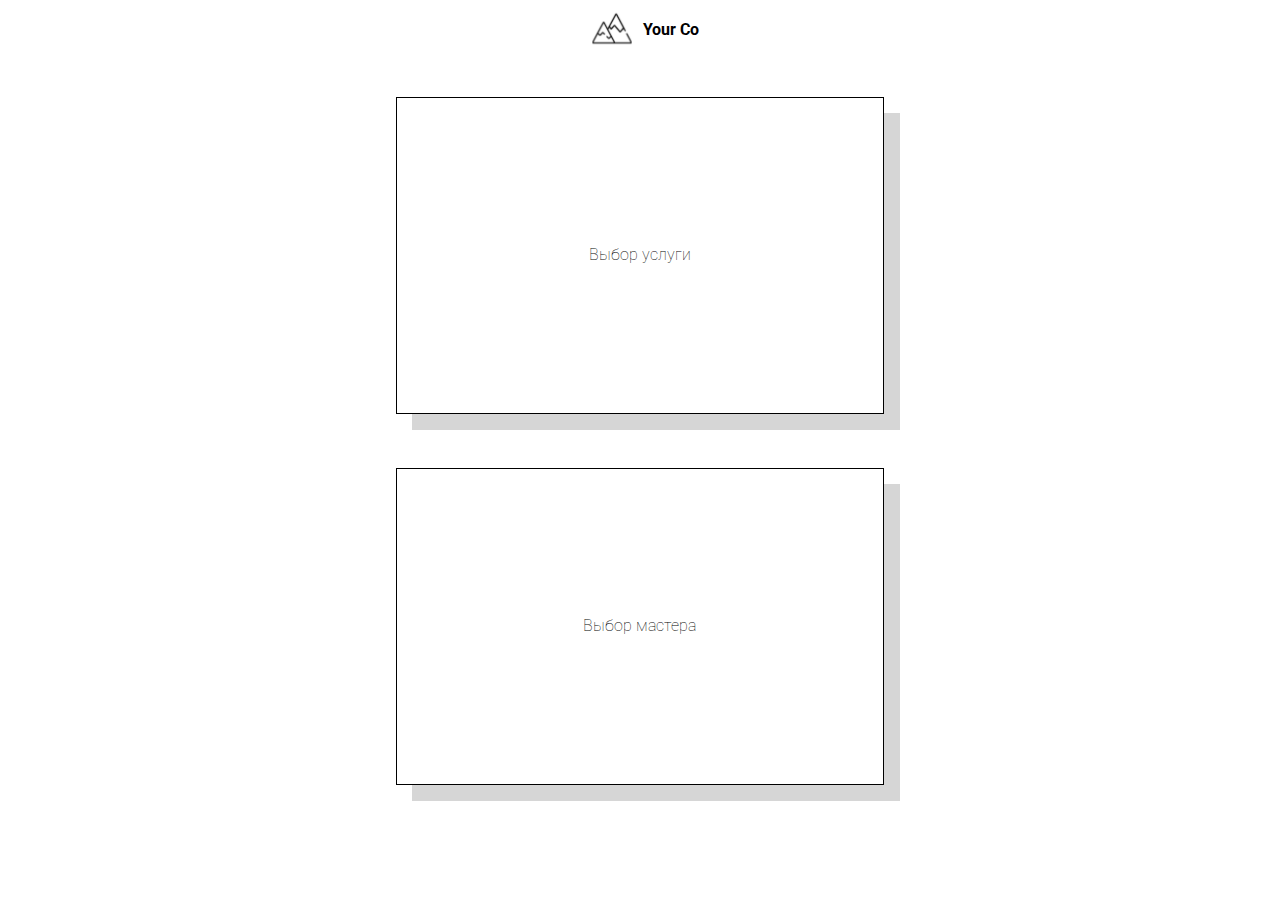
<file: hookclientwidget-2/index.html>
<!DOCTYPE html>
<html lang="ru">
<head>
    <meta charset="UTF-8">
    <meta name="viewport"
          content="width=device-width, user-scalable=no, initial-scale=1.0, maximum-scale=1.0, minimum-scale=1.0">
    <meta http-equiv="X-UA-Compatible" content="ie=edge">
    <title>Hook client widget</title>
    <link rel="stylesheet" href="css/normalize.css">
    <link href="https://fonts.googleapis.com/css?family=Roboto:300,700" rel="stylesheet">
    <link rel="stylesheet" href="css/FirstView.css">
</head>
<body>
    <header class="main-header">
        <section class="header-brand">
            <img src="img/logo.svg" alt="Логотип Компании">
            <p>Your Co</p>
        </section>
    </header>
    <main class="container">
        <section class="choise-cards">
            <ul class="choise-cards-list">
                <li class="choise-list-item">
                    <a href="#">Выбор услуги</a>
                </li>
                <li class="choise-list-item">
                    <a href="#">Выбор мастера</a>
                </li>
            </ul>
        </section>
    </main>

</body>
</html>
</file>
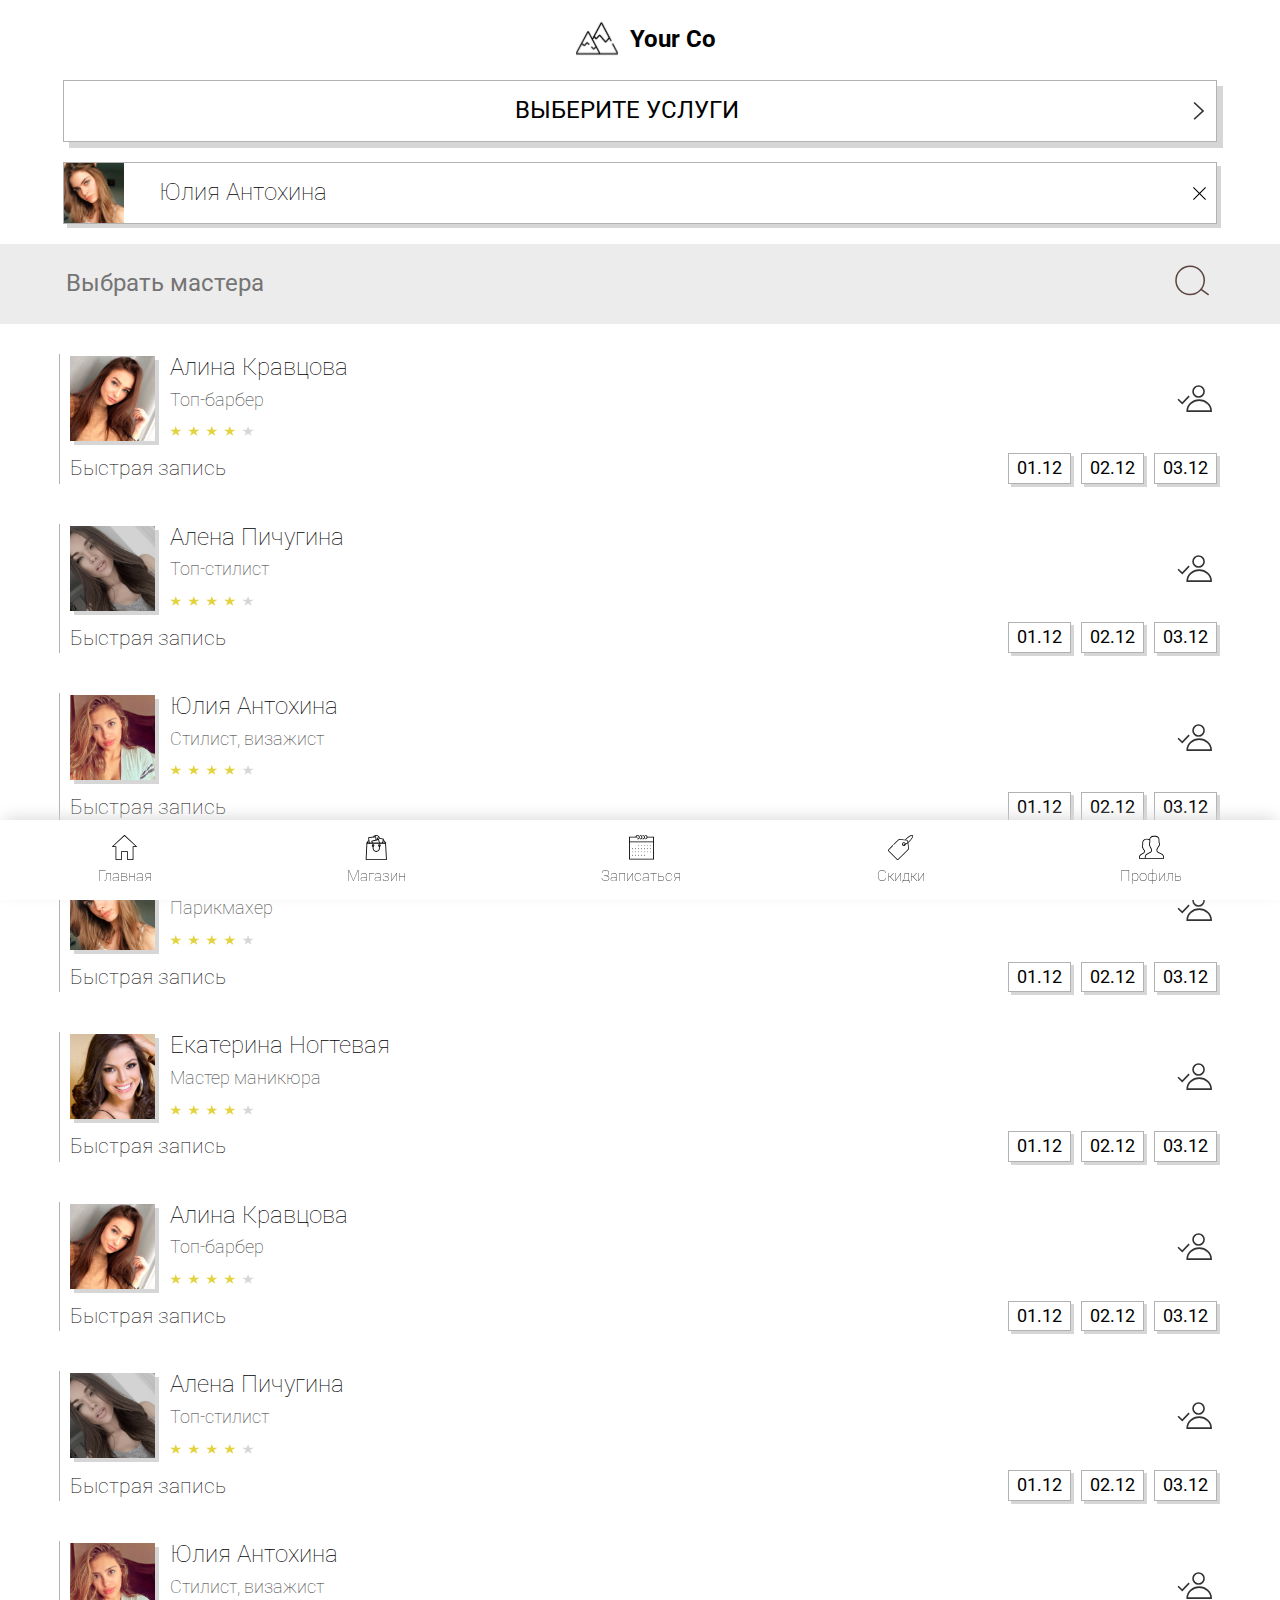
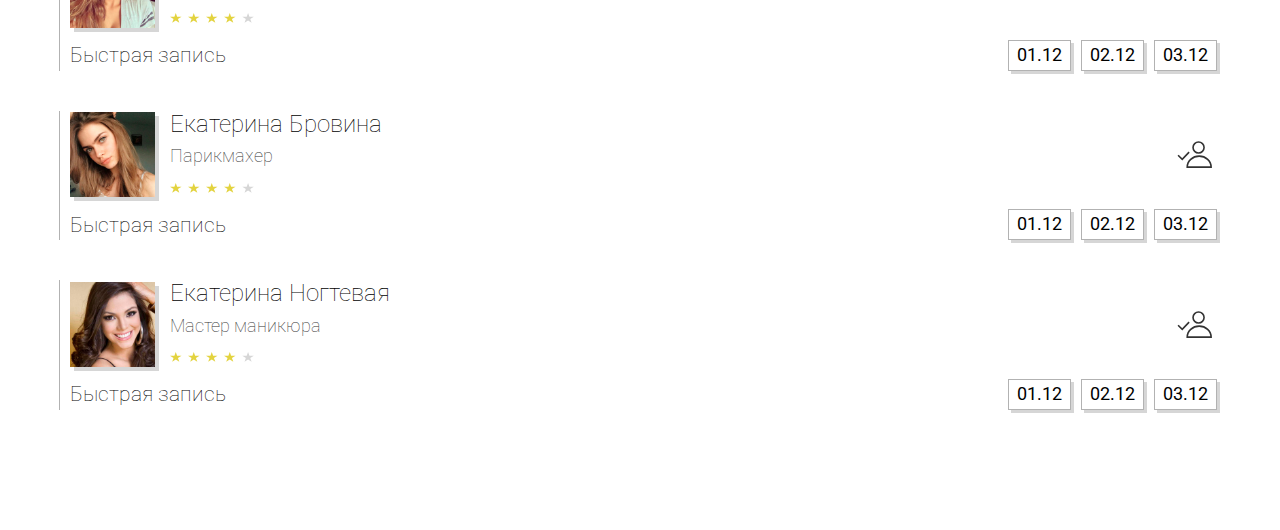
<file: hookclientwidget-2/FirstView3.html>
<!DOCTYPE html>
<html lang="ru">
<head>
    <meta charset="UTF-8">
    <meta name="viewport"
          content="width=device-width, user-scalable=no, initial-scale=1, maximum-scale=2, minimum-scale=1">
    <meta http-equiv="X-UA-Compatible" content="ie=edge">
    <title>Hook client widget</title>
    <link rel="stylesheet" href="css/normalize.css">
    <link href="https://fonts.googleapis.com/css?family=Roboto:300,700" rel="stylesheet">
    <link rel="stylesheet" href="css/FirstView3.css">
</head>
<body>
<section class="page-master">
    <header class="main-header">
        <h1 class="visually-hidden">Виджет онлайн записи</h1>
        <section class="header-brand">
            <img src="img/logo.svg" alt="Логотип Компании">
            <p>Your Co</p>
        </section>
        <section class="choise-buttons">
            <h2 class="visually-hidden">Кнопки выбора мастера или услуги</h2>
            <ul class="choise-buttons-list">
                <li>
                    <button class="choise-buttons-item active" type="button">Мастера</button>
                </li>
                <li>
                    <button class="choise-buttons-item" type="button">Услуги</button>
                </li>
            </ul>
        </section>
        <section class="master-picked">
            <div class="master-picked-block">
                <h2>
                    Выберите услуги
                </h2>
                <button>
                    <img src="img/rightarrow.svg" alt="кнопка продолжить - переход к выбору услуг">
                </button>
            </div>
            <div class="master-picked-card">
                <img class="master-avatar" src="img/master3.jpg" alt="фото выбранного мастера">
                <div class="master-picked-card-info">
                    <p>Юлия Антохина</p>
                    <button>
                        <img src="img/cross.svg" alt="кнопка отмены выбора мастера">
                    </button>
                </div>
            </div>
        </section>
    </header>
    <main class="container">
        <h2 class="visually-hidden">Панель поиска мастера</h2>
        <section class="search-bar">
            <label for="search" class="visually-hidden">Поиск по мастерам</label>
            <form action="" method="get" class="search-input" id="searchform">
                <input name="search" id="search" placeholder="Выбрать мастера" type="text">
                <button type="submit">
                    <img src="img/searchicon.svg" alt="Иконка поиска">
                </button>
            </form>
        </section>
        <h2 class="visually-hidden">Карточки мастеров</h2>
        <section class="master-cards">
            <div class="master-cards-wrapper">
                <div class="master-cards-info">
                    <div class="master-cards-info-avatar">
                        <img class="card-list-item-avatar" src="img/master1.jpg" alt="Фото мастера">
                        <div class="master-cards-info-text">
                            <p class="card-list-item-name">Алина Кравцова</p>
                            <p class="card-list-item-specialisation">Топ-барбер</p>
                            <img src="img/starfull.svg" alt="Иконка рейтинг мастера">
                            <img src="img/starfull.svg" alt="Иконка рейтинг мастера">
                            <img src="img/starfull.svg" alt="Иконка рейтинг мастера">
                            <img src="img/starfull.svg" alt="Иконка рейтинг мастера">
                            <img src="img/starempty.svg" alt="Иконка рейтинг мастера">
                        </div>
                    </div>
                    <button class="card-list-item-addbutton">
                        <img src="img/pickmasterbutton.svg" alt="Иконка выбор мастера">
                    </button>
                </div>
                <div class="card-list-item-quickwrite">
                    <p class="card-list-item-quickwrite-headline">
                        Быстрая запись
                    </p>
                    <div class="card-list-item-quickwrite-dates">
                        <button class="card-list-item-quickwrite-date">
                            01.12
                        </button>
                        <button class="card-list-item-quickwrite-date">
                            02.12
                        </button>
                        <button class="card-list-item-quickwrite-date">
                            03.12
                        </button>
                    </div>
                </div>
                <div class="qw card-list-item-quickwrite-time">
                    <button class="prev">
                        <img src="img/leftarrow.svg" alt="Левая стрелка">
                    </button>
                    <a href="#" class="quick-link fade">10:00</a>
                    <a href="#" class="quick-link fade">11:00</a>
                    <a href="#" class="quick-link fade">12:00</a>
                    <a href="#" class="quick-link fade">13:00</a>
                    <a href="#" class="quick-link fade">14:00</a>
                    <a href="#" class="quick-link fade">15:00</a>
                    <button class="next">
                        <img src="img/rightarrow.svg" alt="Правая стрелка">
                    </button>
                </div>
            </div>
            <div class="master-cards-wrapper">
                <div class="master-cards-info">
                    <div class="master-cards-info-avatar">
                        <img class="card-list-item-avatar" src="img/master2.jpg" alt="Фото мастера">
                        <div class="master-cards-info-text">
                            <p class="card-list-item-name">Алена Пичугина</p>
                            <p class="card-list-item-specialisation">Топ-стилист</p>
                            <img src="img/starfull.svg" alt="Иконка рейтинг мастера">
                            <img src="img/starfull.svg" alt="Иконка рейтинг мастера">
                            <img src="img/starfull.svg" alt="Иконка рейтинг мастера">
                            <img src="img/starfull.svg" alt="Иконка рейтинг мастера">
                            <img src="img/starempty.svg" alt="Иконка рейтинг мастера">
                        </div>
                    </div>
                    <button class="button card-list-item-addbutton">
                        <img src="img/pickmasterbutton.svg" alt="Иконка выбор мастера">
                    </button>
                </div>
                <div class="card-list-item-quickwrite">
                    <p class="card-list-item-quickwrite-headline">
                        Быстрая запись
                    </p>
                    <div class="card-list-item-quickwrite-dates">
                        <button class="button card-list-item-quickwrite-date">
                            01.12
                        </button>
                        <button class="button card-list-item-quickwrite-date">
                            02.12
                        </button>
                        <button class=" button card-list-item-quickwrite-date">
                            03.12
                        </button>
                    </div>
                </div>
                <div class="qw card-list-item-quickwrite-time">
                    <button>
                        <img src="img/leftarrow.svg" alt="Левая стрелка">
                    </button>
                    <a href="#" class="quick-link">10:00</a>
                    <a href="#" class="quick-link">11:00</a>
                    <a href="#" class="quick-link">12:00</a>
                    <a href="#" class="quick-link">13:00</a>
                    <a href="#" class="quick-link">14:00</a>
                    <a href="#" class="quick-link">15:00</a>
                    <button>
                        <img src="img/rightarrow.svg" alt="Правая стрелка">
                    </button>
                </div>
            </div>
            <div class="master-cards-wrapper">
                <div class="master-cards-info">
                    <div class="master-cards-info-avatar">
                        <img class="card-list-item-avatar" src="img/master5.jpg" alt="Фото мастера">
                        <div class="master-cards-info-text">
                            <p class="card-list-item-name">Юлия Антохина</p>
                            <p class="card-list-item-specialisation">Стилист, визажист</p>
                            <img src="img/starfull.svg" alt="Иконка рейтинг мастера">
                            <img src="img/starfull.svg" alt="Иконка рейтинг мастера">
                            <img src="img/starfull.svg" alt="Иконка рейтинг мастера">
                            <img src="img/starfull.svg" alt="Иконка рейтинг мастера">
                            <img src="img/starempty.svg" alt="Иконка рейтинг мастера">
                        </div>
                    </div>
                    <button class="button card-list-item-addbutton">
                        <img src="img/pickmasterbutton.svg" alt="Иконка выбор мастера">
                    </button>
                </div>
                <div class="card-list-item-quickwrite">
                    <p class="card-list-item-quickwrite-headline">
                        Быстрая запись
                    </p>
                    <div class="card-list-item-quickwrite-dates">
                        <button class="button card-list-item-quickwrite-date">
                            01.12
                        </button>
                        <button class="button card-list-item-quickwrite-date">
                            02.12
                        </button>
                        <button class=" button card-list-item-quickwrite-date">
                            03.12
                        </button>
                    </div>
                </div>
                <div class="qw card-list-item-quickwrite-time">
                    <button>
                        <img src="img/leftarrow.svg" alt="Левая стрелка">
                    </button>
                    <a href="#" class="quick-link">10:00</a>
                    <a href="#" class="quick-link">11:00</a>
                    <a href="#" class="quick-link">12:00</a>
                    <a href="#" class="quick-link">13:00</a>
                    <a href="#" class="quick-link">14:00</a>
                    <a href="#" class="quick-link">15:00</a>
                    <button>
                        <img src="img/rightarrow.svg" alt="Правая стрелка">
                    </button>
                </div>
            </div>
            <div class="master-cards-wrapper">
                <div class="master-cards-info">
                    <div class="master-cards-info-avatar">
                        <img class="card-list-item-avatar" src="img/master3.jpg" alt="Фото мастера">
                        <div class="master-cards-info-text">
                            <p class="card-list-item-name">Екатерина Бровина</p>
                            <p class="card-list-item-specialisation">Парикмахер</p>
                            <img src="img/starfull.svg" alt="Иконка рейтинг мастера">
                            <img src="img/starfull.svg" alt="Иконка рейтинг мастера">
                            <img src="img/starfull.svg" alt="Иконка рейтинг мастера">
                            <img src="img/starfull.svg" alt="Иконка рейтинг мастера">
                            <img src="img/starempty.svg" alt="Иконка рейтинг мастера">
                        </div>
                    </div>
                    <button class="button card-list-item-addbutton">
                        <img src="img/pickmasterbutton.svg" alt="Иконка выбор мастера">
                    </button>
                </div>
                <div class="card-list-item-quickwrite">
                    <p class="card-list-item-quickwrite-headline">
                        Быстрая запись
                    </p>
                    <div class="card-list-item-quickwrite-dates">
                        <button class="button card-list-item-quickwrite-date">
                            01.12
                        </button>
                        <button class="button card-list-item-quickwrite-date">
                            02.12
                        </button>
                        <button class=" button card-list-item-quickwrite-date">
                            03.12
                        </button>
                    </div>
                </div>
                <div class="qw card-list-item-quickwrite-time">
                    <button>
                        <img src="img/leftarrow.svg" alt="Левая стрелка">
                    </button>
                    <a href="#" class="quick-link">10:00</a>
                    <a href="#" class="quick-link">11:00</a>
                    <a href="#" class="quick-link">12:00</a>
                    <a href="#" class="quick-link">13:00</a>
                    <a href="#" class="quick-link">14:00</a>
                    <a href="#" class="quick-link">15:00</a>
                    <button>
                        <img src="img/rightarrow.svg" alt="Правая стрелка">
                    </button>
                </div>
            </div>
            <div class="master-cards-wrapper">
                <div class="master-cards-info">
                    <div class="master-cards-info-avatar">
                        <img class="card-list-item-avatar" src="img/master4.jpg" alt="Фото мастера">
                        <div class="master-cards-info-text">
                            <p class="card-list-item-name">Екатерина Ногтевая</p>
                            <p class="card-list-item-specialisation">Мастер маникюра</p>
                            <img src="img/starfull.svg" alt="Иконка рейтинг мастера">
                            <img src="img/starfull.svg" alt="Иконка рейтинг мастера">
                            <img src="img/starfull.svg" alt="Иконка рейтинг мастера">
                            <img src="img/starfull.svg" alt="Иконка рейтинг мастера">
                            <img src="img/starempty.svg" alt="Иконка рейтинг мастера">
                        </div>
                    </div>
                    <button class="button card-list-item-addbutton">
                        <img src="img/pickmasterbutton.svg" alt="Иконка выбор мастера">
                    </button>
                </div>
                <div class="card-list-item-quickwrite">
                    <p class="card-list-item-quickwrite-headline">
                        Быстрая запись
                    </p>
                    <div class="card-list-item-quickwrite-dates">
                        <button class="button card-list-item-quickwrite-date">
                            01.12
                        </button>
                        <button class="button card-list-item-quickwrite-date">
                            02.12
                        </button>
                        <button class=" button card-list-item-quickwrite-date">
                            03.12
                        </button>
                    </div>
                </div>
                <div class="qw card-list-item-quickwrite-time">
                    <button>
                        <img src="img/leftarrow.svg" alt="Левая стрелка">
                    </button>
                    <a href="#" class="quick-link">10:00</a>
                    <a href="#" class="quick-link">11:00</a>
                    <a href="#" class="quick-link">12:00</a>
                    <a href="#" class="quick-link">13:00</a>
                    <a href="#" class="quick-link">14:00</a>
                    <a href="#" class="quick-link">15:00</a>
                    <button>
                        <img src="img/rightarrow.svg" alt="Правая стрелка">
                    </button>
                </div>
            </div>
            <div class="master-cards-wrapper">
                <div class="master-cards-info">
                    <div class="master-cards-info-avatar">
                        <img class="card-list-item-avatar" src="img/master1.jpg" alt="Фото мастера">
                        <div class="master-cards-info-text">
                            <p class="card-list-item-name">Алина Кравцова</p>
                            <p class="card-list-item-specialisation">Топ-барбер</p>
                            <img src="img/starfull.svg" alt="Иконка рейтинг мастера">
                            <img src="img/starfull.svg" alt="Иконка рейтинг мастера">
                            <img src="img/starfull.svg" alt="Иконка рейтинг мастера">
                            <img src="img/starfull.svg" alt="Иконка рейтинг мастера">
                            <img src="img/starempty.svg" alt="Иконка рейтинг мастера">
                        </div>
                    </div>
                    <button class="button card-list-item-addbutton">
                        <img src="img/pickmasterbutton.svg" alt="Иконка выбор мастера">
                    </button>
                </div>
                <div class="card-list-item-quickwrite">
                    <p class="card-list-item-quickwrite-headline">
                        Быстрая запись
                    </p>
                    <div class="card-list-item-quickwrite-dates">
                        <button class="button card-list-item-quickwrite-date">
                            01.12
                        </button>
                        <button class="button card-list-item-quickwrite-date">
                            02.12
                        </button>
                        <button class=" button card-list-item-quickwrite-date">
                            03.12
                        </button>
                    </div>
                </div>
                <div class="qw card-list-item-quickwrite-time">
                    <button>
                        <img src="img/leftarrow.svg" alt="Левая стрелка">
                    </button>
                    <a href="#" class="quick-link">10:00</a>
                    <a href="#" class="quick-link">11:00</a>
                    <a href="#" class="quick-link">12:00</a>
                    <a href="#" class="quick-link">13:00</a>
                    <a href="#" class="quick-link">14:00</a>
                    <a href="#" class="quick-link">15:00</a>
                    <button>
                        <img src="img/rightarrow.svg" alt="Правая стрелка">
                    </button>
                </div>
            </div>
            <div class="master-cards-wrapper">
                <div class="master-cards-info">
                    <div class="master-cards-info-avatar">
                        <img class="card-list-item-avatar" src="img/master2.jpg" alt="Фото мастера">
                        <div class="master-cards-info-text">
                            <p class="card-list-item-name">Алена Пичугина</p>
                            <p class="card-list-item-specialisation">Топ-стилист</p>
                            <img src="img/starfull.svg" alt="Иконка рейтинг мастера">
                            <img src="img/starfull.svg" alt="Иконка рейтинг мастера">
                            <img src="img/starfull.svg" alt="Иконка рейтинг мастера">
                            <img src="img/starfull.svg" alt="Иконка рейтинг мастера">
                            <img src="img/starempty.svg" alt="Иконка рейтинг мастера">
                        </div>
                    </div>
                    <button class="button card-list-item-addbutton">
                        <img src="img/pickmasterbutton.svg" alt="Иконка выбор мастера">
                    </button>
                </div>
                <div class="card-list-item-quickwrite">
                    <p class="card-list-item-quickwrite-headline">
                        Быстрая запись
                    </p>
                    <div class="card-list-item-quickwrite-dates">
                        <button class="button card-list-item-quickwrite-date">
                            01.12
                        </button>
                        <button class="button card-list-item-quickwrite-date">
                            02.12
                        </button>
                        <button class=" button card-list-item-quickwrite-date">
                            03.12
                        </button>
                    </div>
                </div>
                <div class="qw card-list-item-quickwrite-time">
                    <button>
                        <img src="img/leftarrow.svg" alt="Левая стрелка">
                    </button>
                    <a href="#" class="quick-link">10:00</a>
                    <a href="#" class="quick-link">11:00</a>
                    <a href="#" class="quick-link">12:00</a>
                    <a href="#" class="quick-link">13:00</a>
                    <a href="#" class="quick-link">14:00</a>
                    <a href="#" class="quick-link">15:00</a>
                    <button>
                        <img src="img/rightarrow.svg" alt="Правая стрелка">
                    </button>
                </div>
            </div>
            <div class="master-cards-wrapper">
                <div class="master-cards-info">
                    <div class="master-cards-info-avatar">
                        <img class="card-list-item-avatar" src="img/master5.jpg" alt="Фото мастера">
                        <div class="master-cards-info-text">
                            <p class="card-list-item-name">Юлия Антохина</p>
                            <p class="card-list-item-specialisation">Стилист, визажист</p>
                            <img src="img/starfull.svg" alt="Иконка рейтинг мастера">
                            <img src="img/starfull.svg" alt="Иконка рейтинг мастера">
                            <img src="img/starfull.svg" alt="Иконка рейтинг мастера">
                            <img src="img/starfull.svg" alt="Иконка рейтинг мастера">
                            <img src="img/starempty.svg" alt="Иконка рейтинг мастера">
                        </div>
                    </div>
                    <button class="button card-list-item-addbutton">
                        <img src="img/pickmasterbutton.svg" alt="Иконка выбор мастера">
                    </button>
                </div>
                <div class="card-list-item-quickwrite">
                    <p class="card-list-item-quickwrite-headline">
                        Быстрая запись
                    </p>
                    <div class="card-list-item-quickwrite-dates">
                        <button class="button card-list-item-quickwrite-date">
                            01.12
                        </button>
                        <button class="button card-list-item-quickwrite-date">
                            02.12
                        </button>
                        <button class=" button card-list-item-quickwrite-date">
                            03.12
                        </button>
                    </div>
                </div>
                <div class="qw card-list-item-quickwrite-time">
                    <button>
                        <img src="img/leftarrow.svg" alt="Левая стрелка">
                    </button>
                    <a href="#" class="quick-link">10:00</a>
                    <a href="#" class="quick-link">11:00</a>
                    <a href="#" class="quick-link">12:00</a>
                    <a href="#" class="quick-link">13:00</a>
                    <a href="#" class="quick-link">14:00</a>
                    <a href="#" class="quick-link">15:00</a>
                    <button>
                        <img src="img/rightarrow.svg" alt="Правая стрелка">
                    </button>
                </div>
            </div>
            <div class="master-cards-wrapper">
                <div class="master-cards-info">
                    <div class="master-cards-info-avatar">
                        <img class="card-list-item-avatar" src="img/master3.jpg" alt="Фото мастера">
                        <div class="master-cards-info-text">
                            <p class="card-list-item-name">Екатерина Бровина</p>
                            <p class="card-list-item-specialisation">Парикмахер</p>
                            <img src="img/starfull.svg" alt="Иконка рейтинг мастера">
                            <img src="img/starfull.svg" alt="Иконка рейтинг мастера">
                            <img src="img/starfull.svg" alt="Иконка рейтинг мастера">
                            <img src="img/starfull.svg" alt="Иконка рейтинг мастера">
                            <img src="img/starempty.svg" alt="Иконка рейтинг мастера">
                        </div>
                    </div>
                    <button class="button card-list-item-addbutton">
                        <img src="img/pickmasterbutton.svg" alt="Иконка выбор мастера">
                    </button>
                </div>
                <div class="card-list-item-quickwrite">
                    <p class="card-list-item-quickwrite-headline">
                        Быстрая запись
                    </p>
                    <div class="card-list-item-quickwrite-dates">
                        <button class="button card-list-item-quickwrite-date">
                            01.12
                        </button>
                        <button class="button card-list-item-quickwrite-date">
                            02.12
                        </button>
                        <button class=" button card-list-item-quickwrite-date">
                            03.12
                        </button>
                    </div>
                </div>
                <div class="qw card-list-item-quickwrite-time">
                    <button>
                        <img src="img/leftarrow.svg" alt="Левая стрелка">
                    </button>
                    <a href="#" class="quick-link">10:00</a>
                    <a href="#" class="quick-link">11:00</a>
                    <a href="#" class="quick-link">12:00</a>
                    <a href="#" class="quick-link">13:00</a>
                    <a href="#" class="quick-link">14:00</a>
                    <a href="#" class="quick-link">15:00</a>
                    <button>
                        <img src="img/rightarrow.svg" alt="Правая стрелка">
                    </button>
                </div>
            </div>
            <div class="master-cards-wrapper">
                <div class="master-cards-info">
                    <div class="master-cards-info-avatar">
                        <img class="card-list-item-avatar" src="img/master4.jpg" alt="Фото мастера">
                        <div class="master-cards-info-text">
                            <p class="card-list-item-name">Екатерина Ногтевая</p>
                            <p class="card-list-item-specialisation">Мастер маникюра</p>
                            <img src="img/starfull.svg" alt="Иконка рейтинг мастера">
                            <img src="img/starfull.svg" alt="Иконка рейтинг мастера">
                            <img src="img/starfull.svg" alt="Иконка рейтинг мастера">
                            <img src="img/starfull.svg" alt="Иконка рейтинг мастера">
                            <img src="img/starempty.svg" alt="Иконка рейтинг мастера">
                        </div>
                    </div>
                    <button class="button card-list-item-addbutton">
                        <img src="img/pickmasterbutton.svg" alt="Иконка выбор мастера">
                    </button>
                </div>
                <div class="card-list-item-quickwrite">
                    <p class="card-list-item-quickwrite-headline">
                        Быстрая запись
                    </p>
                    <div class="card-list-item-quickwrite-dates">
                        <button class="button card-list-item-quickwrite-date">
                            01.12
                        </button>
                        <button class="button card-list-item-quickwrite-date">
                            02.12
                        </button>
                        <button class=" button card-list-item-quickwrite-date">
                            03.12
                        </button>
                    </div>
                </div>
                <div class="qw card-list-item-quickwrite-time">
                    <button>
                        <img src="img/leftarrow.svg" alt="Левая стрелка">
                    </button>
                    <a href="#" class="quick-link">10:00</a>
                    <a href="#" class="quick-link">11:00</a>
                    <a href="#" class="quick-link">12:00</a>
                    <a href="#" class="quick-link">13:00</a>
                    <a href="#" class="quick-link">14:00</a>
                    <a href="#" class="quick-link">15:00</a>
                    <button>
                        <img src="img/rightarrow.svg" alt="Правая стрелка">
                    </button>
                </div>
            </div>
        </section>
    </main>
    <footer class="main-footer">
        <nav class="mobileNavbar">
            <ul>
                <li><a href="#"><img src="img/homeicon.svg" alt="иконка главной странцы">Главная</a></li>
                <li><a href="#"><img src="img/bagicon.svg" alt="иконка магазина">Магазин</a></li>
                <li><a href="#"><img src="img/calendaricon.svg" alt="иконка календаря">Записаться</a></li>
                <li><a href="#"><img src="img/saleicon.svg" alt="иконка главной странцы">Скидки</a></li>
                <li><a href="#"><img src="img/profileicon.svg" alt="иконка главной странцы">Профиль</a></li>
            </ul>
        </nav>
    </footer>
</section>
<script src="script.js" type="text/javascript"></script>
</body>
</html>
</file>
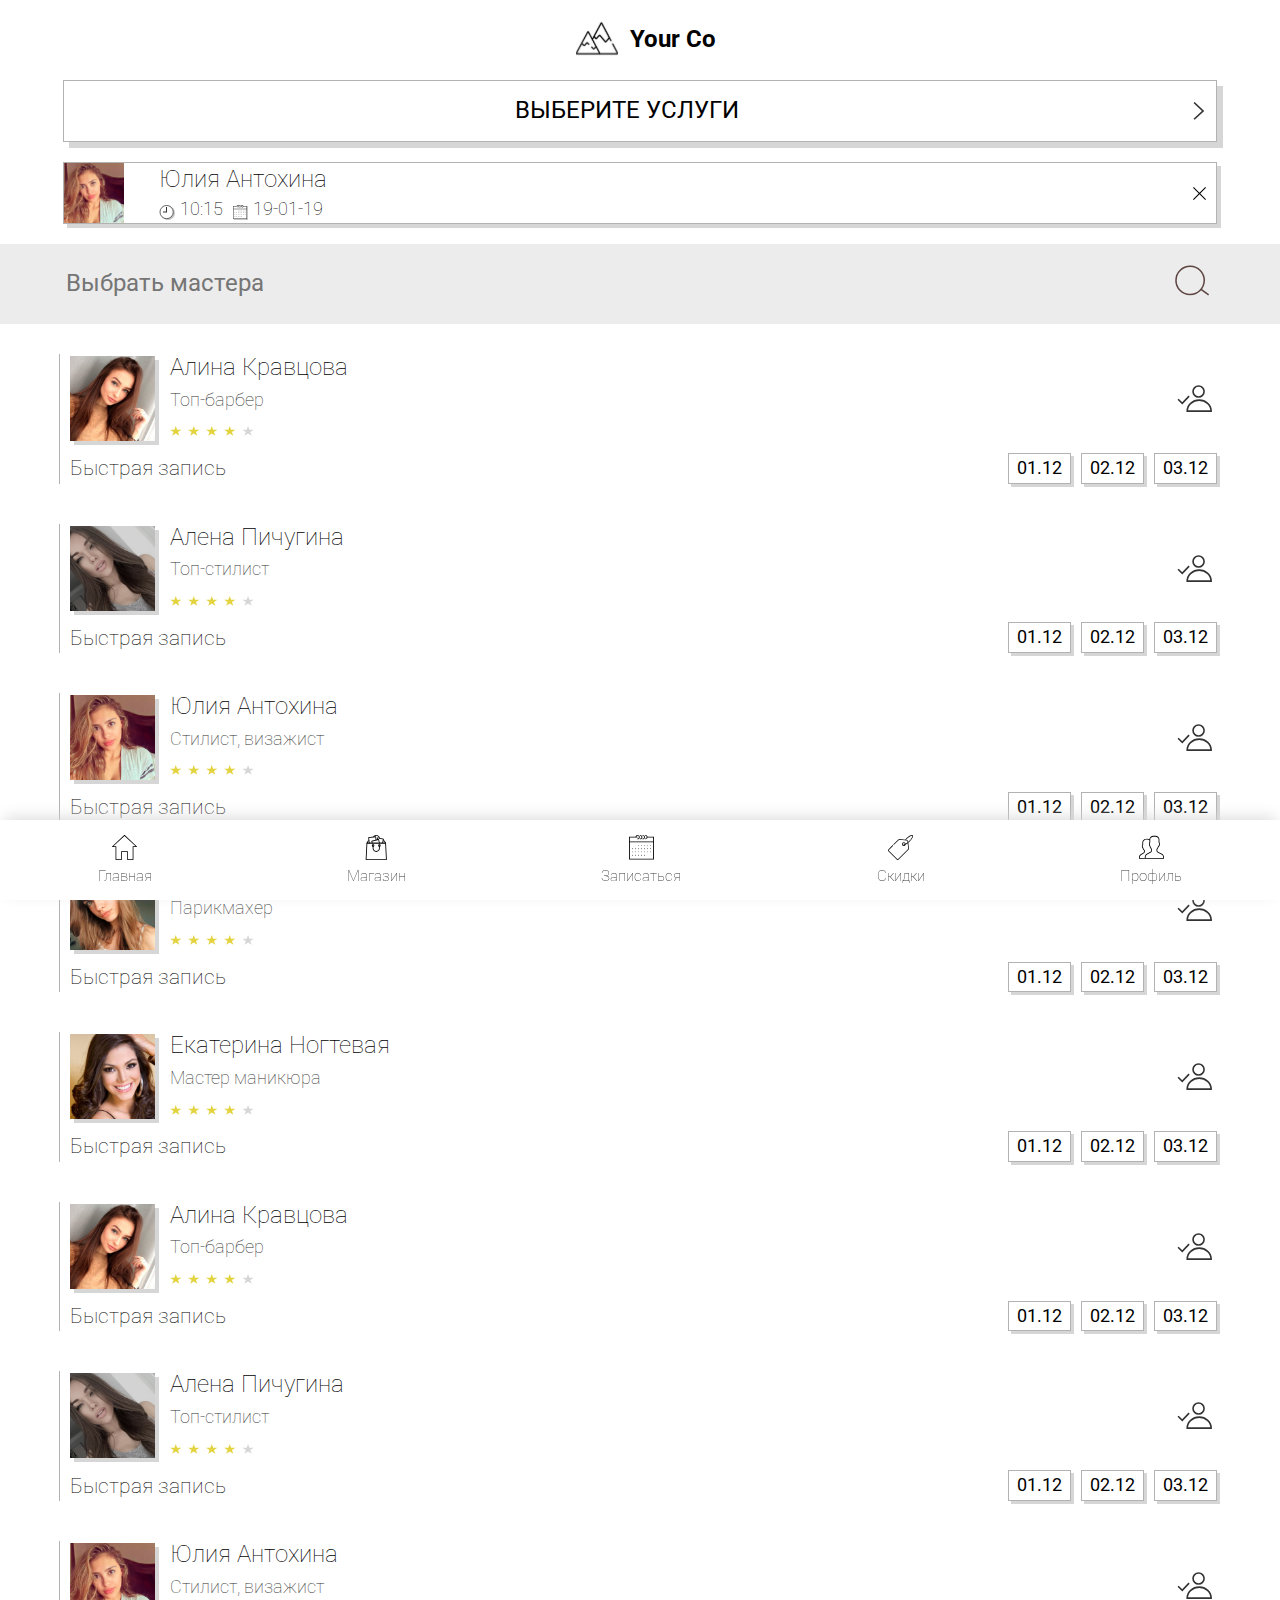
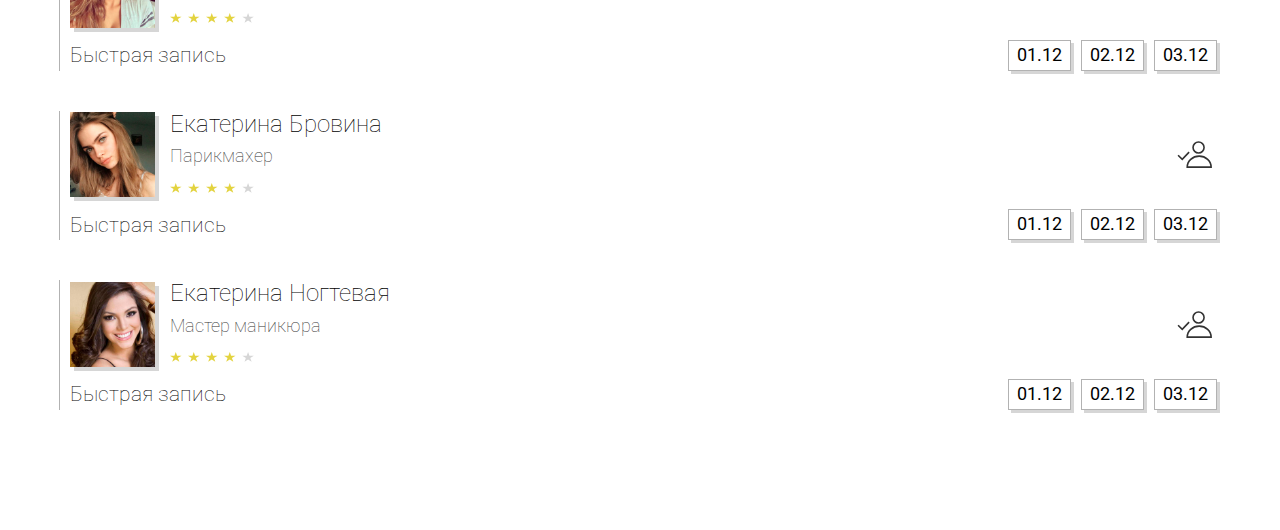
<file: hookclientwidget-2/FirstView4.html>
<!DOCTYPE html>
<html lang="ru">
<head>
    <meta charset="UTF-8">
    <meta name="viewport"
          content="width=device-width, user-scalable=no, initial-scale=1, maximum-scale=2, minimum-scale=1">
    <meta http-equiv="X-UA-Compatible" content="ie=edge">
    <title>Hook client widget</title>
    <link rel="stylesheet" href="css/normalize.css">
    <link href="https://fonts.googleapis.com/css?family=Roboto:300,700" rel="stylesheet">
    <link rel="stylesheet" href="css/FirstView4.css">
</head>
<body>
<section class="page-master">
    <header class="main-header">
        <h1 class="visually-hidden">Виджет онлайн записи</h1>
        <section class="header-brand">
            <img src="img/logo.svg" alt="Логотип Компании">
            <p>Your Co</p>
        </section>
        <section class="choise-buttons">
            <h2 class="visually-hidden">Кнопки выбора мастера или услуги</h2>
            <ul class="choise-buttons-list">
                <li>
                    <button class="choise-buttons-item active" type="button">Мастера</button>
                </li>
                <li>
                    <button class="choise-buttons-item" type="button">Услуги</button>
                </li>
            </ul>
        </section>
        <section class="master-picked">
            <div class="master-picked-block">
                <h2>
                    Выберите услуги
                </h2>
                <button>
                    <img src="img/rightarrow.svg" alt="кнопка продолжить - переход к выбору услуг">
                </button>
            </div>
            <div class="master-picked-card">
                <img class="master-avatar" src="img/master5.jpg" alt="фото выбранного мастера">
                <div class="master-picked-card-info">
                    <div class="master-picked-card-quick-info">
                        <p>Юлия Антохина</p>
                        <div class="master-picked-quick-time">
                            <p><img src="img/clock.svg" alt="Иконка часов">10:15</p>
                            <p><img src="img/calendar.svg" alt="Иконка календаря">19-01-19</p>
                        </div>
                    </div>
                    <button>
                        <img src="img/cross.svg" alt="кнопка отмены выбора мастера">
                    </button>
                </div>
            </div>
        </section>
    </header>
    <main class="container">
        <h2 class="visually-hidden">Панель поиска мастера</h2>
        <section class="search-bar">
            <label for="search" class="visually-hidden">Поиск по мастерам</label>
            <form action="" method="get" class="search-input" id="searchform">
                <input name="search" id="search" placeholder="Выбрать мастера" type="text">
                <button type="submit">
                    <img src="img/searchicon.svg" alt="Иконка поиска">
                </button>
            </form>
        </section>
        <h2 class="visually-hidden">Карточки мастеров</h2>
        <section class="master-cards">
            <div class="master-cards-wrapper">
                <div class="master-cards-info">
                    <div class="master-cards-info-avatar">
                        <img class="card-list-item-avatar" src="img/master1.jpg" alt="Фото мастера">
                        <div class="master-cards-info-text">
                            <p class="card-list-item-name">Алина Кравцова</p>
                            <p class="card-list-item-specialisation">Топ-барбер</p>
                            <img src="img/starfull.svg" alt="Иконка рейтинг мастера">
                            <img src="img/starfull.svg" alt="Иконка рейтинг мастера">
                            <img src="img/starfull.svg" alt="Иконка рейтинг мастера">
                            <img src="img/starfull.svg" alt="Иконка рейтинг мастера">
                            <img src="img/starempty.svg" alt="Иконка рейтинг мастера">
                        </div>
                    </div>
                    <button class="card-list-item-addbutton">
                        <img src="img/pickmasterbutton.svg" alt="Иконка выбор мастера">
                    </button>
                </div>
                <div class="card-list-item-quickwrite">
                    <p class="card-list-item-quickwrite-headline">
                        Быстрая запись
                    </p>
                    <div class="card-list-item-quickwrite-dates">
                        <button class="card-list-item-quickwrite-date">
                            01.12
                        </button>
                        <button class="card-list-item-quickwrite-date">
                            02.12
                        </button>
                        <button class="card-list-item-quickwrite-date">
                            03.12
                        </button>
                    </div>
                </div>
                <div class="qw card-list-item-quickwrite-time">
                    <button class="prev">
                        <img src="img/leftarrow.svg" alt="Левая стрелка">
                    </button>
                    <a href="#" class="quick-link fade">10:00</a>
                    <a href="#" class="quick-link fade">11:00</a>
                    <a href="#" class="quick-link fade">12:00</a>
                    <a href="#" class="quick-link fade">13:00</a>
                    <a href="#" class="quick-link fade">14:00</a>
                    <a href="#" class="quick-link fade">15:00</a>
                    <button class="next">
                        <img src="img/rightarrow.svg" alt="Правая стрелка">
                    </button>
                </div>
            </div>
            <div class="master-cards-wrapper">
                <div class="master-cards-info">
                    <div class="master-cards-info-avatar">
                        <img class="card-list-item-avatar" src="img/master2.jpg" alt="Фото мастера">
                        <div class="master-cards-info-text">
                            <p class="card-list-item-name">Алена Пичугина</p>
                            <p class="card-list-item-specialisation">Топ-стилист</p>
                            <img src="img/starfull.svg" alt="Иконка рейтинг мастера">
                            <img src="img/starfull.svg" alt="Иконка рейтинг мастера">
                            <img src="img/starfull.svg" alt="Иконка рейтинг мастера">
                            <img src="img/starfull.svg" alt="Иконка рейтинг мастера">
                            <img src="img/starempty.svg" alt="Иконка рейтинг мастера">
                        </div>
                    </div>
                    <button class="button card-list-item-addbutton">
                        <img src="img/pickmasterbutton.svg" alt="Иконка выбор мастера">
                    </button>
                </div>
                <div class="card-list-item-quickwrite">
                    <p class="card-list-item-quickwrite-headline">
                        Быстрая запись
                    </p>
                    <div class="card-list-item-quickwrite-dates">
                        <button class="button card-list-item-quickwrite-date">
                            01.12
                        </button>
                        <button class="button card-list-item-quickwrite-date">
                            02.12
                        </button>
                        <button class=" button card-list-item-quickwrite-date">
                            03.12
                        </button>
                    </div>
                </div>
                <div class="qw card-list-item-quickwrite-time">
                    <button>
                        <img src="img/leftarrow.svg" alt="Левая стрелка">
                    </button>
                    <a href="#" class="quick-link">10:00</a>
                    <a href="#" class="quick-link">11:00</a>
                    <a href="#" class="quick-link">12:00</a>
                    <a href="#" class="quick-link">13:00</a>
                    <a href="#" class="quick-link">14:00</a>
                    <a href="#" class="quick-link">15:00</a>
                    <button>
                        <img src="img/rightarrow.svg" alt="Правая стрелка">
                    </button>
                </div>
            </div>
            <div class="master-cards-wrapper">
                <div class="master-cards-info">
                    <div class="master-cards-info-avatar">
                        <img class="card-list-item-avatar" src="img/master5.jpg" alt="Фото мастера">
                        <div class="master-cards-info-text">
                            <p class="card-list-item-name">Юлия Антохина</p>
                            <p class="card-list-item-specialisation">Стилист, визажист</p>
                            <img src="img/starfull.svg" alt="Иконка рейтинг мастера">
                            <img src="img/starfull.svg" alt="Иконка рейтинг мастера">
                            <img src="img/starfull.svg" alt="Иконка рейтинг мастера">
                            <img src="img/starfull.svg" alt="Иконка рейтинг мастера">
                            <img src="img/starempty.svg" alt="Иконка рейтинг мастера">
                        </div>
                    </div>
                    <button class="button card-list-item-addbutton">
                        <img src="img/pickmasterbutton.svg" alt="Иконка выбор мастера">
                    </button>
                </div>
                <div class="card-list-item-quickwrite">
                    <p class="card-list-item-quickwrite-headline">
                        Быстрая запись
                    </p>
                    <div class="card-list-item-quickwrite-dates">
                        <button class="button card-list-item-quickwrite-date">
                            01.12
                        </button>
                        <button class="button card-list-item-quickwrite-date">
                            02.12
                        </button>
                        <button class=" button card-list-item-quickwrite-date">
                            03.12
                        </button>
                    </div>
                </div>
                <div class="qw card-list-item-quickwrite-time">
                    <button>
                        <img src="img/leftarrow.svg" alt="Левая стрелка">
                    </button>
                    <a href="#" class="quick-link">10:00</a>
                    <a href="#" class="quick-link">11:00</a>
                    <a href="#" class="quick-link">12:00</a>
                    <a href="#" class="quick-link">13:00</a>
                    <a href="#" class="quick-link">14:00</a>
                    <a href="#" class="quick-link">15:00</a>
                    <button>
                        <img src="img/rightarrow.svg" alt="Правая стрелка">
                    </button>
                </div>
            </div>
            <div class="master-cards-wrapper">
                <div class="master-cards-info">
                    <div class="master-cards-info-avatar">
                        <img class="card-list-item-avatar" src="img/master3.jpg" alt="Фото мастера">
                        <div class="master-cards-info-text">
                            <p class="card-list-item-name">Екатерина Бровина</p>
                            <p class="card-list-item-specialisation">Парикмахер</p>
                            <img src="img/starfull.svg" alt="Иконка рейтинг мастера">
                            <img src="img/starfull.svg" alt="Иконка рейтинг мастера">
                            <img src="img/starfull.svg" alt="Иконка рейтинг мастера">
                            <img src="img/starfull.svg" alt="Иконка рейтинг мастера">
                            <img src="img/starempty.svg" alt="Иконка рейтинг мастера">
                        </div>
                    </div>
                    <button class="button card-list-item-addbutton">
                        <img src="img/pickmasterbutton.svg" alt="Иконка выбор мастера">
                    </button>
                </div>
                <div class="card-list-item-quickwrite">
                    <p class="card-list-item-quickwrite-headline">
                        Быстрая запись
                    </p>
                    <div class="card-list-item-quickwrite-dates">
                        <button class="button card-list-item-quickwrite-date">
                            01.12
                        </button>
                        <button class="button card-list-item-quickwrite-date">
                            02.12
                        </button>
                        <button class=" button card-list-item-quickwrite-date">
                            03.12
                        </button>
                    </div>
                </div>
                <div class="qw card-list-item-quickwrite-time">
                    <button>
                        <img src="img/leftarrow.svg" alt="Левая стрелка">
                    </button>
                    <a href="#" class="quick-link">10:00</a>
                    <a href="#" class="quick-link">11:00</a>
                    <a href="#" class="quick-link">12:00</a>
                    <a href="#" class="quick-link">13:00</a>
                    <a href="#" class="quick-link">14:00</a>
                    <a href="#" class="quick-link">15:00</a>
                    <button>
                        <img src="img/rightarrow.svg" alt="Правая стрелка">
                    </button>
                </div>
            </div>
            <div class="master-cards-wrapper">
                <div class="master-cards-info">
                    <div class="master-cards-info-avatar">
                        <img class="card-list-item-avatar" src="img/master4.jpg" alt="Фото мастера">
                        <div class="master-cards-info-text">
                            <p class="card-list-item-name">Екатерина Ногтевая</p>
                            <p class="card-list-item-specialisation">Мастер маникюра</p>
                            <img src="img/starfull.svg" alt="Иконка рейтинг мастера">
                            <img src="img/starfull.svg" alt="Иконка рейтинг мастера">
                            <img src="img/starfull.svg" alt="Иконка рейтинг мастера">
                            <img src="img/starfull.svg" alt="Иконка рейтинг мастера">
                            <img src="img/starempty.svg" alt="Иконка рейтинг мастера">
                        </div>
                    </div>
                    <button class="button card-list-item-addbutton">
                        <img src="img/pickmasterbutton.svg" alt="Иконка выбор мастера">
                    </button>
                </div>
                <div class="card-list-item-quickwrite">
                    <p class="card-list-item-quickwrite-headline">
                        Быстрая запись
                    </p>
                    <div class="card-list-item-quickwrite-dates">
                        <button class="button card-list-item-quickwrite-date">
                            01.12
                        </button>
                        <button class="button card-list-item-quickwrite-date">
                            02.12
                        </button>
                        <button class=" button card-list-item-quickwrite-date">
                            03.12
                        </button>
                    </div>
                </div>
                <div class="qw card-list-item-quickwrite-time">
                    <button>
                        <img src="img/leftarrow.svg" alt="Левая стрелка">
                    </button>
                    <a href="#" class="quick-link">10:00</a>
                    <a href="#" class="quick-link">11:00</a>
                    <a href="#" class="quick-link">12:00</a>
                    <a href="#" class="quick-link">13:00</a>
                    <a href="#" class="quick-link">14:00</a>
                    <a href="#" class="quick-link">15:00</a>
                    <button>
                        <img src="img/rightarrow.svg" alt="Правая стрелка">
                    </button>
                </div>
            </div>
            <div class="master-cards-wrapper">
                <div class="master-cards-info">
                    <div class="master-cards-info-avatar">
                        <img class="card-list-item-avatar" src="img/master1.jpg" alt="Фото мастера">
                        <div class="master-cards-info-text">
                            <p class="card-list-item-name">Алина Кравцова</p>
                            <p class="card-list-item-specialisation">Топ-барбер</p>
                            <img src="img/starfull.svg" alt="Иконка рейтинг мастера">
                            <img src="img/starfull.svg" alt="Иконка рейтинг мастера">
                            <img src="img/starfull.svg" alt="Иконка рейтинг мастера">
                            <img src="img/starfull.svg" alt="Иконка рейтинг мастера">
                            <img src="img/starempty.svg" alt="Иконка рейтинг мастера">
                        </div>
                    </div>
                    <button class="button card-list-item-addbutton">
                        <img src="img/pickmasterbutton.svg" alt="Иконка выбор мастера">
                    </button>
                </div>
                <div class="card-list-item-quickwrite">
                    <p class="card-list-item-quickwrite-headline">
                        Быстрая запись
                    </p>
                    <div class="card-list-item-quickwrite-dates">
                        <button class="button card-list-item-quickwrite-date">
                            01.12
                        </button>
                        <button class="button card-list-item-quickwrite-date">
                            02.12
                        </button>
                        <button class=" button card-list-item-quickwrite-date">
                            03.12
                        </button>
                    </div>
                </div>
                <div class="qw card-list-item-quickwrite-time">
                    <button>
                        <img src="img/leftarrow.svg" alt="Левая стрелка">
                    </button>
                    <a href="#" class="quick-link">10:00</a>
                    <a href="#" class="quick-link">11:00</a>
                    <a href="#" class="quick-link">12:00</a>
                    <a href="#" class="quick-link">13:00</a>
                    <a href="#" class="quick-link">14:00</a>
                    <a href="#" class="quick-link">15:00</a>
                    <button>
                        <img src="img/rightarrow.svg" alt="Правая стрелка">
                    </button>
                </div>
            </div>
            <div class="master-cards-wrapper">
                <div class="master-cards-info">
                    <div class="master-cards-info-avatar">
                        <img class="card-list-item-avatar" src="img/master2.jpg" alt="Фото мастера">
                        <div class="master-cards-info-text">
                            <p class="card-list-item-name">Алена Пичугина</p>
                            <p class="card-list-item-specialisation">Топ-стилист</p>
                            <img src="img/starfull.svg" alt="Иконка рейтинг мастера">
                            <img src="img/starfull.svg" alt="Иконка рейтинг мастера">
                            <img src="img/starfull.svg" alt="Иконка рейтинг мастера">
                            <img src="img/starfull.svg" alt="Иконка рейтинг мастера">
                            <img src="img/starempty.svg" alt="Иконка рейтинг мастера">
                        </div>
                    </div>
                    <button class="button card-list-item-addbutton">
                        <img src="img/pickmasterbutton.svg" alt="Иконка выбор мастера">
                    </button>
                </div>
                <div class="card-list-item-quickwrite">
                    <p class="card-list-item-quickwrite-headline">
                        Быстрая запись
                    </p>
                    <div class="card-list-item-quickwrite-dates">
                        <button class="button card-list-item-quickwrite-date">
                            01.12
                        </button>
                        <button class="button card-list-item-quickwrite-date">
                            02.12
                        </button>
                        <button class=" button card-list-item-quickwrite-date">
                            03.12
                        </button>
                    </div>
                </div>
                <div class="qw card-list-item-quickwrite-time">
                    <button>
                        <img src="img/leftarrow.svg" alt="Левая стрелка">
                    </button>
                    <a href="#" class="quick-link">10:00</a>
                    <a href="#" class="quick-link">11:00</a>
                    <a href="#" class="quick-link">12:00</a>
                    <a href="#" class="quick-link">13:00</a>
                    <a href="#" class="quick-link">14:00</a>
                    <a href="#" class="quick-link">15:00</a>
                    <button>
                        <img src="img/rightarrow.svg" alt="Правая стрелка">
                    </button>
                </div>
            </div>
            <div class="master-cards-wrapper">
                <div class="master-cards-info">
                    <div class="master-cards-info-avatar">
                        <img class="card-list-item-avatar" src="img/master5.jpg" alt="Фото мастера">
                        <div class="master-cards-info-text">
                            <p class="card-list-item-name">Юлия Антохина</p>
                            <p class="card-list-item-specialisation">Стилист, визажист</p>
                            <img src="img/starfull.svg" alt="Иконка рейтинг мастера">
                            <img src="img/starfull.svg" alt="Иконка рейтинг мастера">
                            <img src="img/starfull.svg" alt="Иконка рейтинг мастера">
                            <img src="img/starfull.svg" alt="Иконка рейтинг мастера">
                            <img src="img/starempty.svg" alt="Иконка рейтинг мастера">
                        </div>
                    </div>
                    <button class="button card-list-item-addbutton">
                        <img src="img/pickmasterbutton.svg" alt="Иконка выбор мастера">
                    </button>
                </div>
                <div class="card-list-item-quickwrite">
                    <p class="card-list-item-quickwrite-headline">
                        Быстрая запись
                    </p>
                    <div class="card-list-item-quickwrite-dates">
                        <button class="button card-list-item-quickwrite-date">
                            01.12
                        </button>
                        <button class="button card-list-item-quickwrite-date">
                            02.12
                        </button>
                        <button class=" button card-list-item-quickwrite-date">
                            03.12
                        </button>
                    </div>
                </div>
                <div class="qw card-list-item-quickwrite-time">
                    <button>
                        <img src="img/leftarrow.svg" alt="Левая стрелка">
                    </button>
                    <a href="#" class="quick-link">10:00</a>
                    <a href="#" class="quick-link">11:00</a>
                    <a href="#" class="quick-link">12:00</a>
                    <a href="#" class="quick-link">13:00</a>
                    <a href="#" class="quick-link">14:00</a>
                    <a href="#" class="quick-link">15:00</a>
                    <button>
                        <img src="img/rightarrow.svg" alt="Правая стрелка">
                    </button>
                </div>
            </div>
            <div class="master-cards-wrapper">
                <div class="master-cards-info">
                    <div class="master-cards-info-avatar">
                        <img class="card-list-item-avatar" src="img/master3.jpg" alt="Фото мастера">
                        <div class="master-cards-info-text">
                            <p class="card-list-item-name">Екатерина Бровина</p>
                            <p class="card-list-item-specialisation">Парикмахер</p>
                            <img src="img/starfull.svg" alt="Иконка рейтинг мастера">
                            <img src="img/starfull.svg" alt="Иконка рейтинг мастера">
                            <img src="img/starfull.svg" alt="Иконка рейтинг мастера">
                            <img src="img/starfull.svg" alt="Иконка рейтинг мастера">
                            <img src="img/starempty.svg" alt="Иконка рейтинг мастера">
                        </div>
                    </div>
                    <button class="button card-list-item-addbutton">
                        <img src="img/pickmasterbutton.svg" alt="Иконка выбор мастера">
                    </button>
                </div>
                <div class="card-list-item-quickwrite">
                    <p class="card-list-item-quickwrite-headline">
                        Быстрая запись
                    </p>
                    <div class="card-list-item-quickwrite-dates">
                        <button class="button card-list-item-quickwrite-date">
                            01.12
                        </button>
                        <button class="button card-list-item-quickwrite-date">
                            02.12
                        </button>
                        <button class=" button card-list-item-quickwrite-date">
                            03.12
                        </button>
                    </div>
                </div>
                <div class="qw card-list-item-quickwrite-time">
                    <button>
                        <img src="img/leftarrow.svg" alt="Левая стрелка">
                    </button>
                    <a href="#" class="quick-link">10:00</a>
                    <a href="#" class="quick-link">11:00</a>
                    <a href="#" class="quick-link">12:00</a>
                    <a href="#" class="quick-link">13:00</a>
                    <a href="#" class="quick-link">14:00</a>
                    <a href="#" class="quick-link">15:00</a>
                    <button>
                        <img src="img/rightarrow.svg" alt="Правая стрелка">
                    </button>
                </div>
            </div>
            <div class="master-cards-wrapper">
                <div class="master-cards-info">
                    <div class="master-cards-info-avatar">
                        <img class="card-list-item-avatar" src="img/master4.jpg" alt="Фото мастера">
                        <div class="master-cards-info-text">
                            <p class="card-list-item-name">Екатерина Ногтевая</p>
                            <p class="card-list-item-specialisation">Мастер маникюра</p>
                            <img src="img/starfull.svg" alt="Иконка рейтинг мастера">
                            <img src="img/starfull.svg" alt="Иконка рейтинг мастера">
                            <img src="img/starfull.svg" alt="Иконка рейтинг мастера">
                            <img src="img/starfull.svg" alt="Иконка рейтинг мастера">
                            <img src="img/starempty.svg" alt="Иконка рейтинг мастера">
                        </div>
                    </div>
                    <button class="button card-list-item-addbutton">
                        <img src="img/pickmasterbutton.svg" alt="Иконка выбор мастера">
                    </button>
                </div>
                <div class="card-list-item-quickwrite">
                    <p class="card-list-item-quickwrite-headline">
                        Быстрая запись
                    </p>
                    <div class="card-list-item-quickwrite-dates">
                        <button class="button card-list-item-quickwrite-date">
                            01.12
                        </button>
                        <button class="button card-list-item-quickwrite-date">
                            02.12
                        </button>
                        <button class=" button card-list-item-quickwrite-date">
                            03.12
                        </button>
                    </div>
                </div>
                <div class="qw card-list-item-quickwrite-time">
                    <button>
                        <img src="img/leftarrow.svg" alt="Левая стрелка">
                    </button>
                    <a href="#" class="quick-link">10:00</a>
                    <a href="#" class="quick-link">11:00</a>
                    <a href="#" class="quick-link">12:00</a>
                    <a href="#" class="quick-link">13:00</a>
                    <a href="#" class="quick-link">14:00</a>
                    <a href="#" class="quick-link">15:00</a>
                    <button>
                        <img src="img/rightarrow.svg" alt="Правая стрелка">
                    </button>
                </div>
            </div>
        </section>
    </main>
    <footer class="main-footer">
        <nav class="mobileNavbar">
            <ul>
                <li><a href="#"><img src="img/homeicon.svg" alt="иконка главной странцы">Главная</a></li>
                <li><a href="#"><img src="img/bagicon.svg" alt="иконка магазина">Магазин</a></li>
                <li><a href="#"><img src="img/calendaricon.svg" alt="иконка календаря">Записаться</a></li>
                <li><a href="#"><img src="img/saleicon.svg" alt="иконка главной странцы">Скидки</a></li>
                <li><a href="#"><img src="img/profileicon.svg" alt="иконка главной странцы">Профиль</a></li>
            </ul>
        </nav>
    </footer>
</section>
<script src="script.js" type="text/javascript"></script>
</body>
</html>
</file>
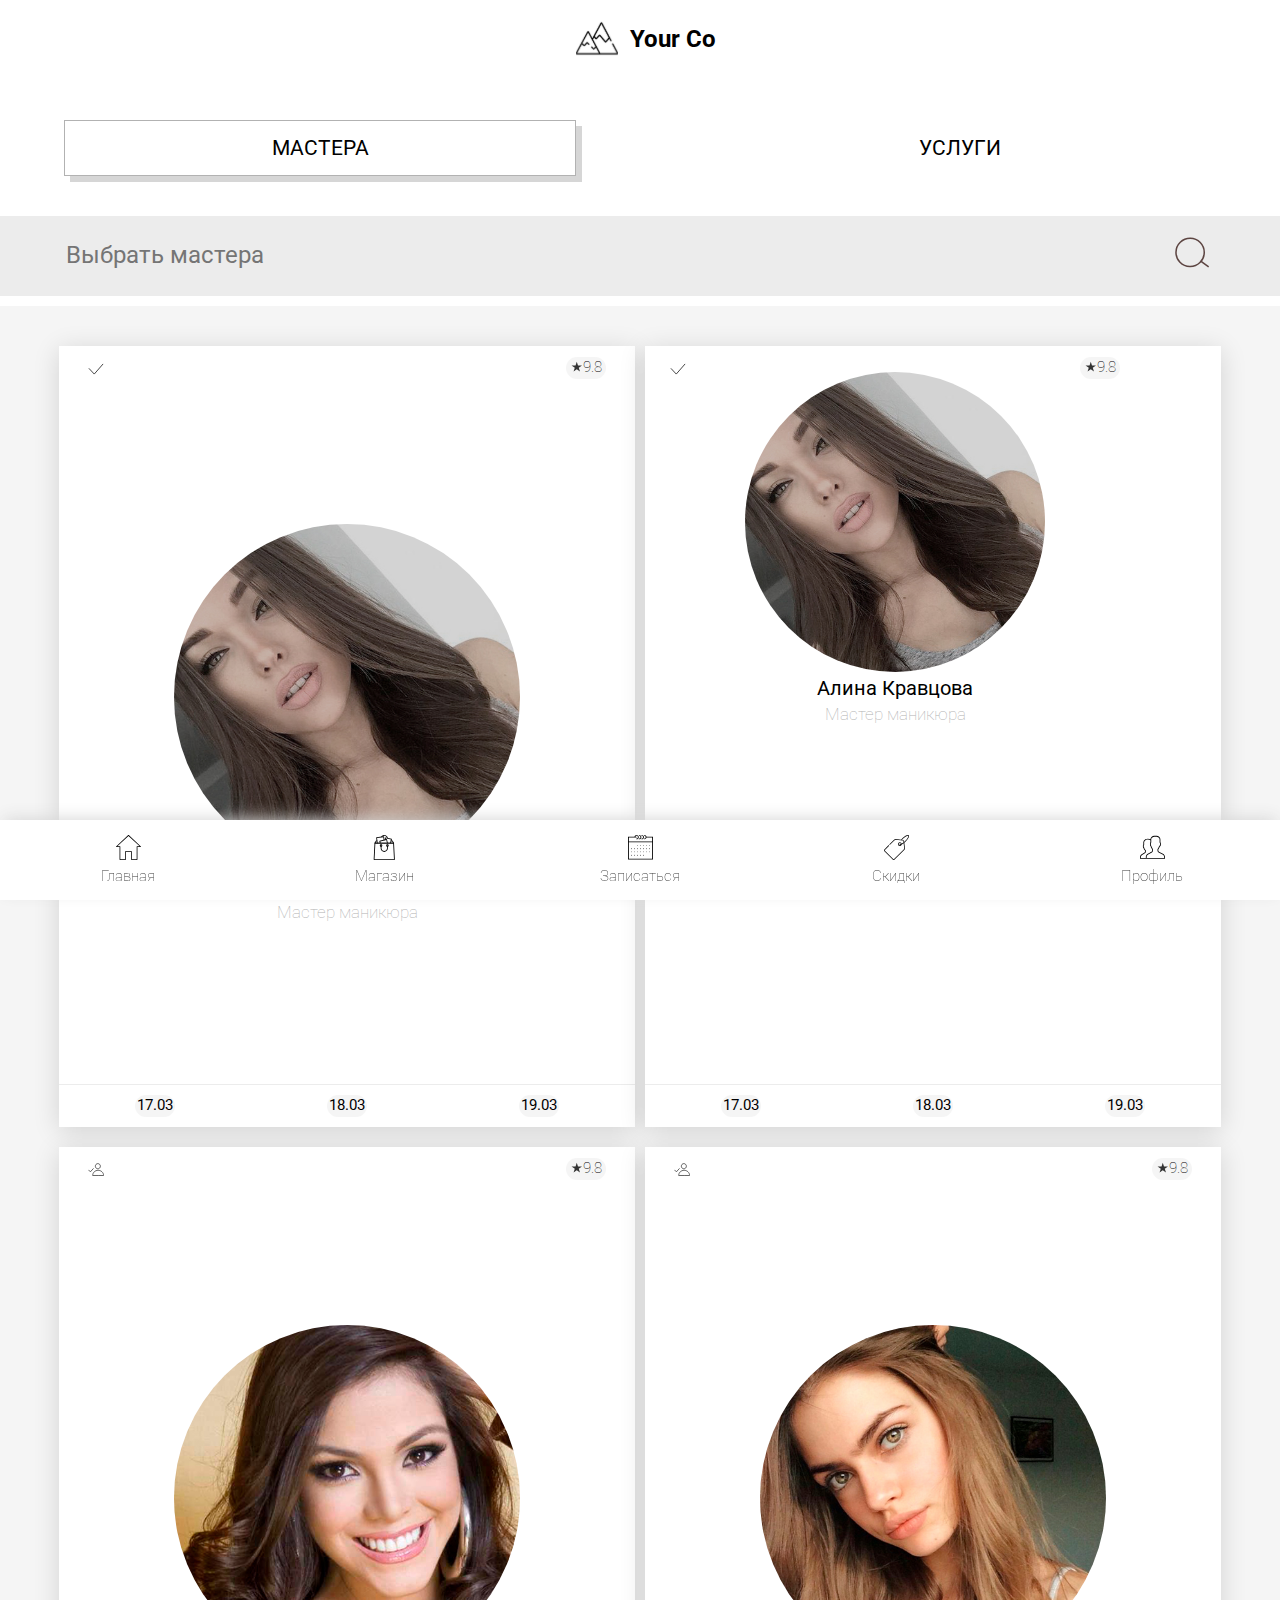
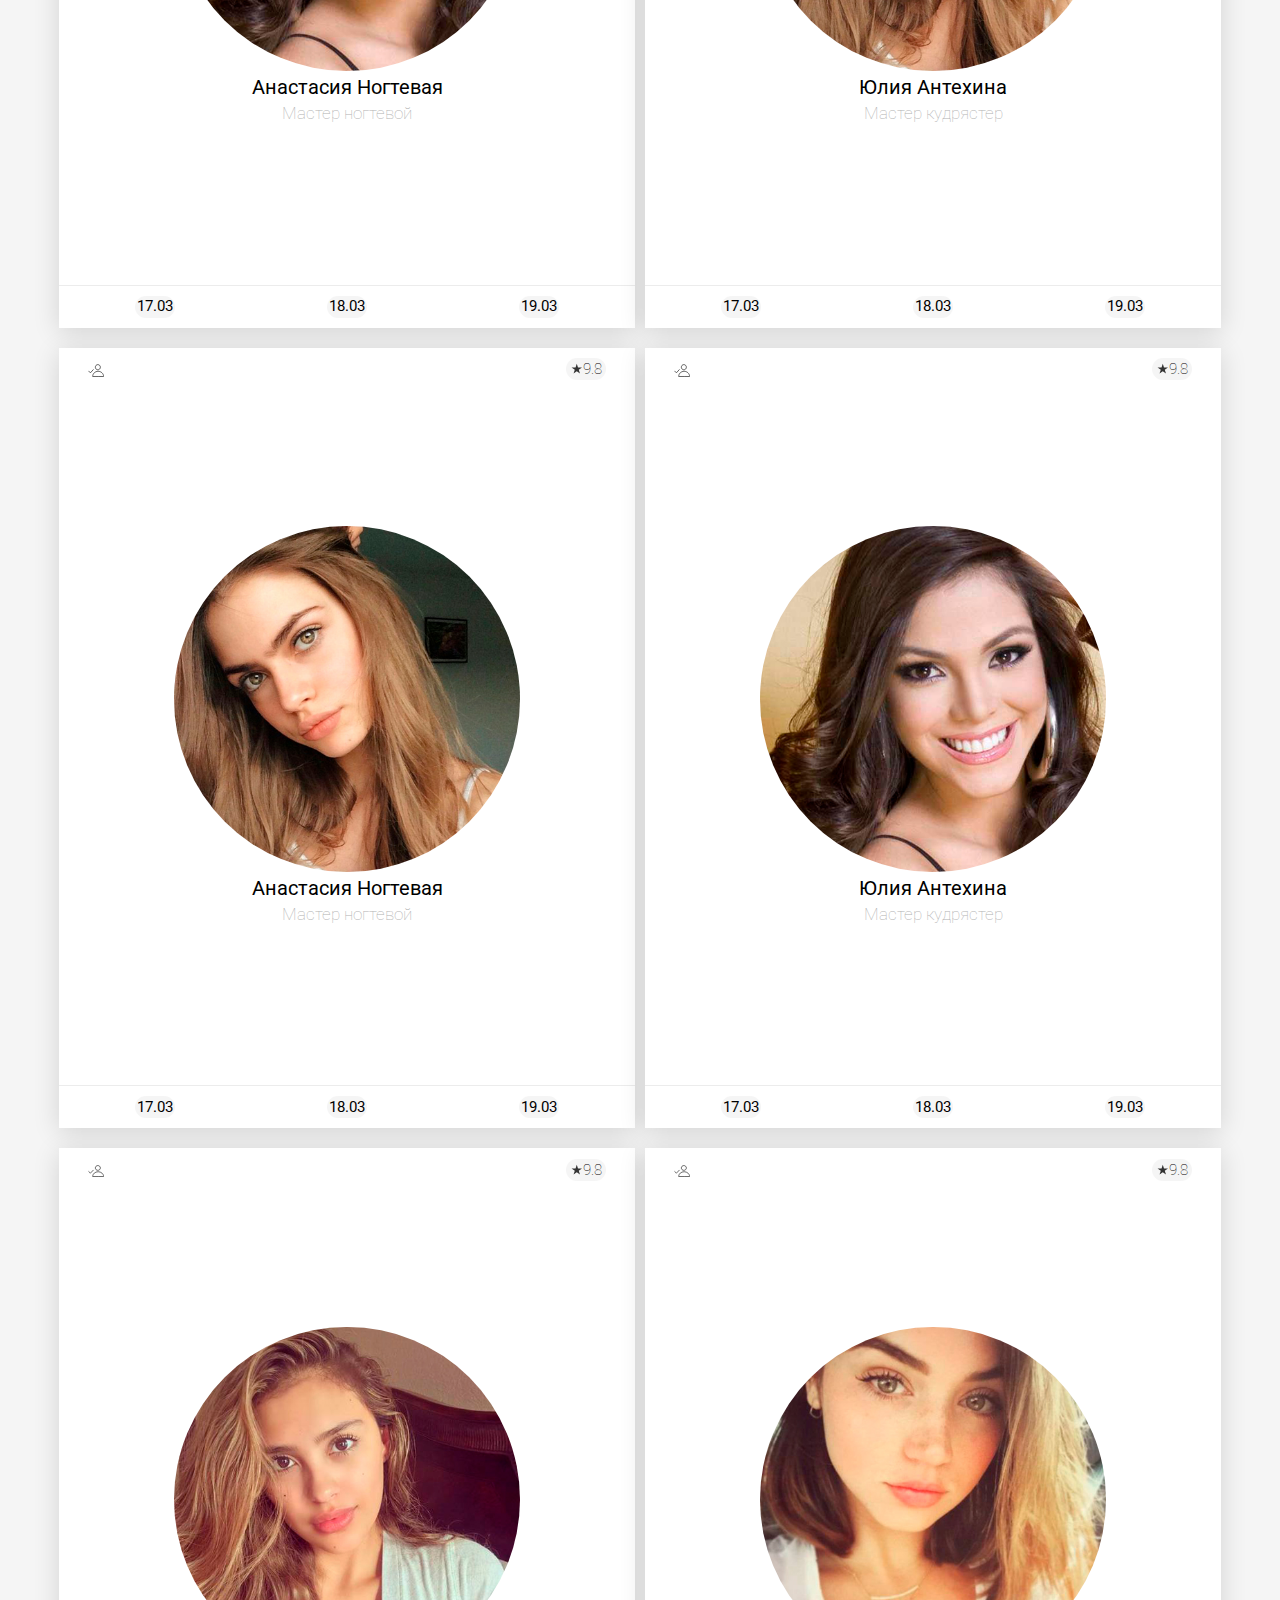
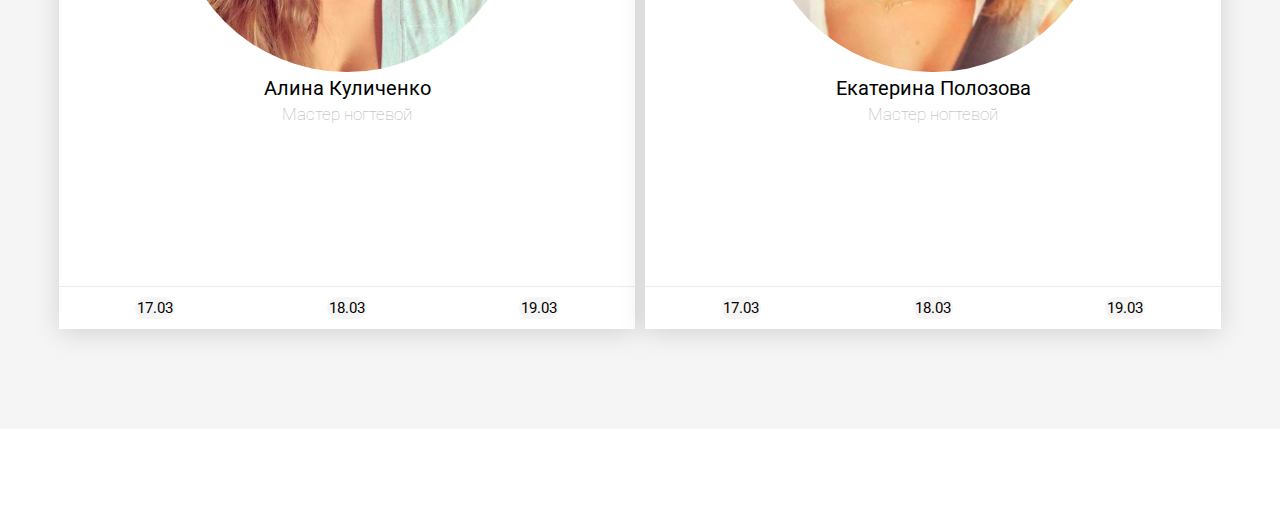
<file: hookclientwidget-2/FirstView5.html>
<!DOCTYPE html>
<html lang="ru">
<head>
    <script src="jquery-3.3.1.js"></script>
    <meta charset="UTF-8">
    <meta name="viewport"
          content="width=device-width, user-scalable=no, initial-scale=1, maximum-scale=2, minimum-scale=1">
    <meta http-equiv="X-UA-Compatible" content="ie=edge">
    <title>Hook client widget</title>
    <link rel="stylesheet" href="css/normalize.css">
    <link href="https://fonts.googleapis.com/css?family=Roboto:300,700|Montserrat:400,600" rel="stylesheet">
    <link rel="stylesheet" href="css/FirstView5.css">
</head>
<body>
<section class="page-master">
    <header class="main-header">
        <h1 class="visually-hidden">Виджет онлайн записи</h1>
        <section class="header-brand">
            <img src="img/logo.svg" alt="Логотип Компании">
            <p>Your Co</p>
        </section>
        <section class="choise-buttons">
            <h2 class="visually-hidden">Кнопки выбора мастера или услуги</h2>
            <ul class="choise-buttons-list">
                <li>
                    <button class="choise-buttons-item active" type="button">Мастера</button>
                </li>
                <li>
                    <button class="choise-buttons-item" type="button">Услуги</button>
                </li>
            </ul>
        </section>
        <section class="master-picked">
            <div class="master-picked-block">
                <h2>
                    Выберите услуги
                </h2>
                <button>
                    <img src="img/rightarrow.svg" alt="кнопка продолжить - переход к выбору услуг">
                </button>
            </div>
            <div class="master-picked-card">
                <img class="master-avatar" src="img/master3.jpg" alt="фото выбранного мастера">
                <div class="master-picked-card-info">
                    <div class="master-picked-card-quick-info">
                        <p>Юлия Антохина</p>
                        <div class="master-picked-quick-time">
                            <p><img src="img/clock.svg" alt="Иконка часов">10:15</p>
                            <p><img src="img/calendar.svg" alt="Иконка календаря">19-01-19</p>
                        </div>
                    </div>
                    <button>
                        <img src="img/cross.svg" alt="кнопка отмены выбора мастера">
                    </button>
                </div>
            </div>
        </section>
    </header>
    <main class="container">
        <h2 class="visually-hidden">Панель поиска мастера</h2>
        <section class="search-bar">
            <label for="search" class="visually-hidden">Поиск по мастерам</label>
            <form action="" method="get" class="search-input" id="searchform">
                <input name="search" id="search" placeholder="Выбрать мастера" type="text">
                <button type="submit">
                    <img src="img/searchicon.svg" alt="Иконка поиска">
                </button>
            </form>
        </section>
        <h2 class="visually-hidden">Карточки мастеров</h2>
        <section class="master-cards">
            <div class="master-cards-wrapper">
                <div class="master-cards-container">
                    <div class="master-card-topbar">
                        <button><img src="img/accepticon.svg" alt="кнопка выбора мастера"></button>
                        <div class="rating">
                            <img src="img/blackstar.svg" alt="иконка рейтинга">
                            <p>9.8</p>
                        </div>
                    </div>
                    <div class="master-card-info">
                        <img src="img/master2.jpg" alt="фото мастера">
                        <h3>Алина Кравцова</h3>
                        <p>Мастер маникюра</p>
                    </div>
                    <div class="master-card-bottombar">
                        <button>17.03</button>
                        <button>18.03</button>
                        <button>19.03</button>
                    </div>
                </div>
                <div class="master-cards-container">
                    <div class="card-top">
                        <div class="master-card-top" id='mast'>
                            <div class="master-card-topbar">
                                <button><img src="img/accepticon.svg" alt="кнопка выбора мастера"></button>
                                <div class="rating">
                                    <img src="img/blackstar.svg" alt="иконка рейтинга">
                                    <p>9.8</p>
                                </div>
                            </div>
                            <div class="master-card-info">
                                <img src="img/master2.jpg" alt="фото мастера">
                                <h3>Алина Кравцова</h3>
                                <p>Мастер маникюра</p>
                            </div>
                        </div>
                        <div class="mycontainer">
                            <div class="innerLiner">
                                <span class="quick-write-top">
                                    <div class="quick-write-topbar">
                                        <p>Быстрая запись</p>
                                        <button class="cansel-button">
                                            <img src="img/cross.svg" alt="кнопка закрытия быстрой записи">
                                        </button>
                                    </div>
                                    <div class="quick-write-dates">
                                        <button>9:00</button>
                                        <button>10:00</button>
                                        <button>11:00</button>
                                        <button>12:00</button>
                                        <button>13:00</button>
                                        <button>14:00</button>
                                    </div>
                                </span>
                                <span class="quick-write-top">
                                    <div class="quick-write-topbar">
                                        <p>Быстрая запись</p>
                                        <button class="cansel-button">
                                            <img src="img/cross.svg" alt="кнопка закрытия быстрой записи">
                                        </button>
                                    </div>
                                    <div class="quick-write-dates">
                                        <button>11:00</button>
                                        <button>12:00</button>
                                    </div>
                                </span>
                                <span class="quick-write-top">
                                    <div class="quick-write-topbar">
                                        <p>Быстрая запись</p>
                                        <button class="cansel-button">
                                            <img src="img/cross.svg" alt="кнопка закрытия быстрой записи">
                                        </button>
                                    </div>
                                    <div class="quick-write-dates">
                                        <button>9:00</button>
                                        <button>10:00</button>
                                        <button>11:00</button>
                                    </div>
                                </span>
                            </div>
                        </div>
                    </div>
                    <div class="quick-write-bottombar">
                        <button class="quick-write-date">17.03</button>
                        <button class="quick-write-date">18.03</button>
                        <button class="quick-write-date">19.03</button>
                    </div>
                </div>
                <div class="master-cards-container">
                    <div class="master-card-topbar">
                        <button><img src="img/pickmasterbutton.svg" alt="кнопка выбора мастера"></button>
                        <div class="rating">
                            <img src="img/blackstar.svg" alt="иконка рейтинга">
                            <p>9.8</p>
                        </div>
                    </div>
                    <div class="master-card-info">
                        <img src="img/master4.jpg" alt="фото мастера">
                        <h3>Анастасия Ногтевая</h3>
                        <p>Мастер ногтевой</p>
                    </div>
                    <div class="master-card-bottombar">
                        <button>17.03</button>
                        <button>18.03</button>
                        <button>19.03</button>
                    </div>
                </div>
                <div class="master-cards-container">
                    <div class="master-card-topbar">
                        <button><img src="img/pickmasterbutton.svg" alt="кнопка выбора мастера"></button>
                        <div class="rating">
                            <img src="img/blackstar.svg" alt="иконка рейтинга">
                            <p>9.8</p>
                        </div>
                    </div>
                    <div class="master-card-info">
                        <img src="img/master3.jpg" alt="фото мастера">
                        <h3>Юлия Антехина</h3>
                        <p>Мастер кудрястер</p>
                    </div>
                    <div class="master-card-bottombar">
                        <button>17.03</button>
                        <button>18.03</button>
                        <button>19.03</button>
                    </div>
                </div>
                <div class="master-cards-container">
                    <div class="master-card-topbar">
                        <button><img src="img/pickmasterbutton.svg" alt="кнопка выбора мастера"></button>
                        <div class="rating">
                            <img src="img/blackstar.svg" alt="иконка рейтинга">
                            <p>9.8</p>
                        </div>
                    </div>
                    <div class="master-card-info">
                        <img src="img/master3.jpg" alt="фото мастера">
                        <h3>Анастасия Ногтевая</h3>
                        <p>Мастер ногтевой</p>
                    </div>
                    <div class="master-card-bottombar">
                        <button>17.03</button>
                        <button>18.03</button>
                        <button>19.03</button>
                    </div>
                </div>
                <div class="master-cards-container">
                    <div class="master-card-topbar">
                        <button><img src="img/pickmasterbutton.svg" alt="кнопка выбора мастера"></button>
                        <div class="rating">
                            <img src="img/blackstar.svg" alt="иконка рейтинга">
                            <p>9.8</p>
                        </div>
                    </div>
                    <div class="master-card-info">
                        <img src="img/master4.jpg" alt="фото мастера">
                        <h3>Юлия Антехина</h3>
                        <p>Мастер кудрястер</p>
                    </div>
                    <div class="master-card-bottombar">
                        <button>17.03</button>
                        <button>18.03</button>
                        <button>19.03</button>
                    </div>
                </div>
                <div class="master-cards-container">
                    <div class="master-card-topbar">
                        <button><img src="img/pickmasterbutton.svg" alt="кнопка выбора мастера"></button>
                        <div class="rating">
                            <img src="img/blackstar.svg" alt="иконка рейтинга">
                            <p>9.8</p>
                        </div>
                    </div>
                    <div class="master-card-info">
                        <img src="img/master5.jpg" alt="фото мастера">
                        <h3>Алина Куличенко</h3>
                        <p>Мастер ногтевой</p>
                    </div>
                    <div class="master-card-bottombar">
                        <button>17.03</button>
                        <button>18.03</button>
                        <button>19.03</button>
                    </div>
                </div>
                <div class="master-cards-container">
                    <div class="master-card-topbar">
                        <button><img src="img/pickmasterbutton.svg" alt="кнопка выбора мастера"></button>
                        <div class="rating">
                            <img src="img/blackstar.svg" alt="иконка рейтинга">
                            <p>9.8</p>
                        </div>
                    </div>
                    <div class="master-card-info">
                        <img src="img/master6.jpg" alt="фото мастера">
                        <h3>Екатерина Полозова</h3>
                        <p>Мастер ногтевой</p>
                    </div>
                    <div class="master-card-bottombar">
                        <button>17.03</button>
                        <button>18.03</button>
                        <button>19.03</button>
                    </div>
                </div>
            </div>
        </section>
    </main>
    <footer class="main-footer">
        <nav class="mobileNavbar ripple-parent">
            <ul>
               <li style="width: 20%;"><a class="ripple"><img src="img/homeicon.svg" alt="иконка главной странцы">Главная</a></li>
                <li style="width: 20%;height:100%;"><a class="ripple"><img src="img/bagicon.svg" alt="иконка магазина">Магазин</a></li>
                <li style="width: 20%;height:100%;"><a class="ripple"><img src="img/calendaricon.svg" alt="иконка календаря">Записаться</a></li>
                <li style="width: 20%;height:100%;"><a class="ripple"><img src="img/saleicon.svg" alt="иконка главной странцы">Скидки</a></li>
                <li style="width: 20%;height:100%;"><a class="ripple"><img src="img/profileicon.svg" alt="иконка главной странцы">Профиль</a></li>
            </ul>
        </nav>
    </footer>
</section>
<script src="script.js" type="text/javascript"></script>
<script src="https://ajax.googleapis.com/ajax/libs/jquery/2.1.1/jquery.min.js"></script>
<script type="text/javascript" src="script.js"></script>
<script type="text/javascript" src="script-5.js"></script>
</body>
</html>
</file>
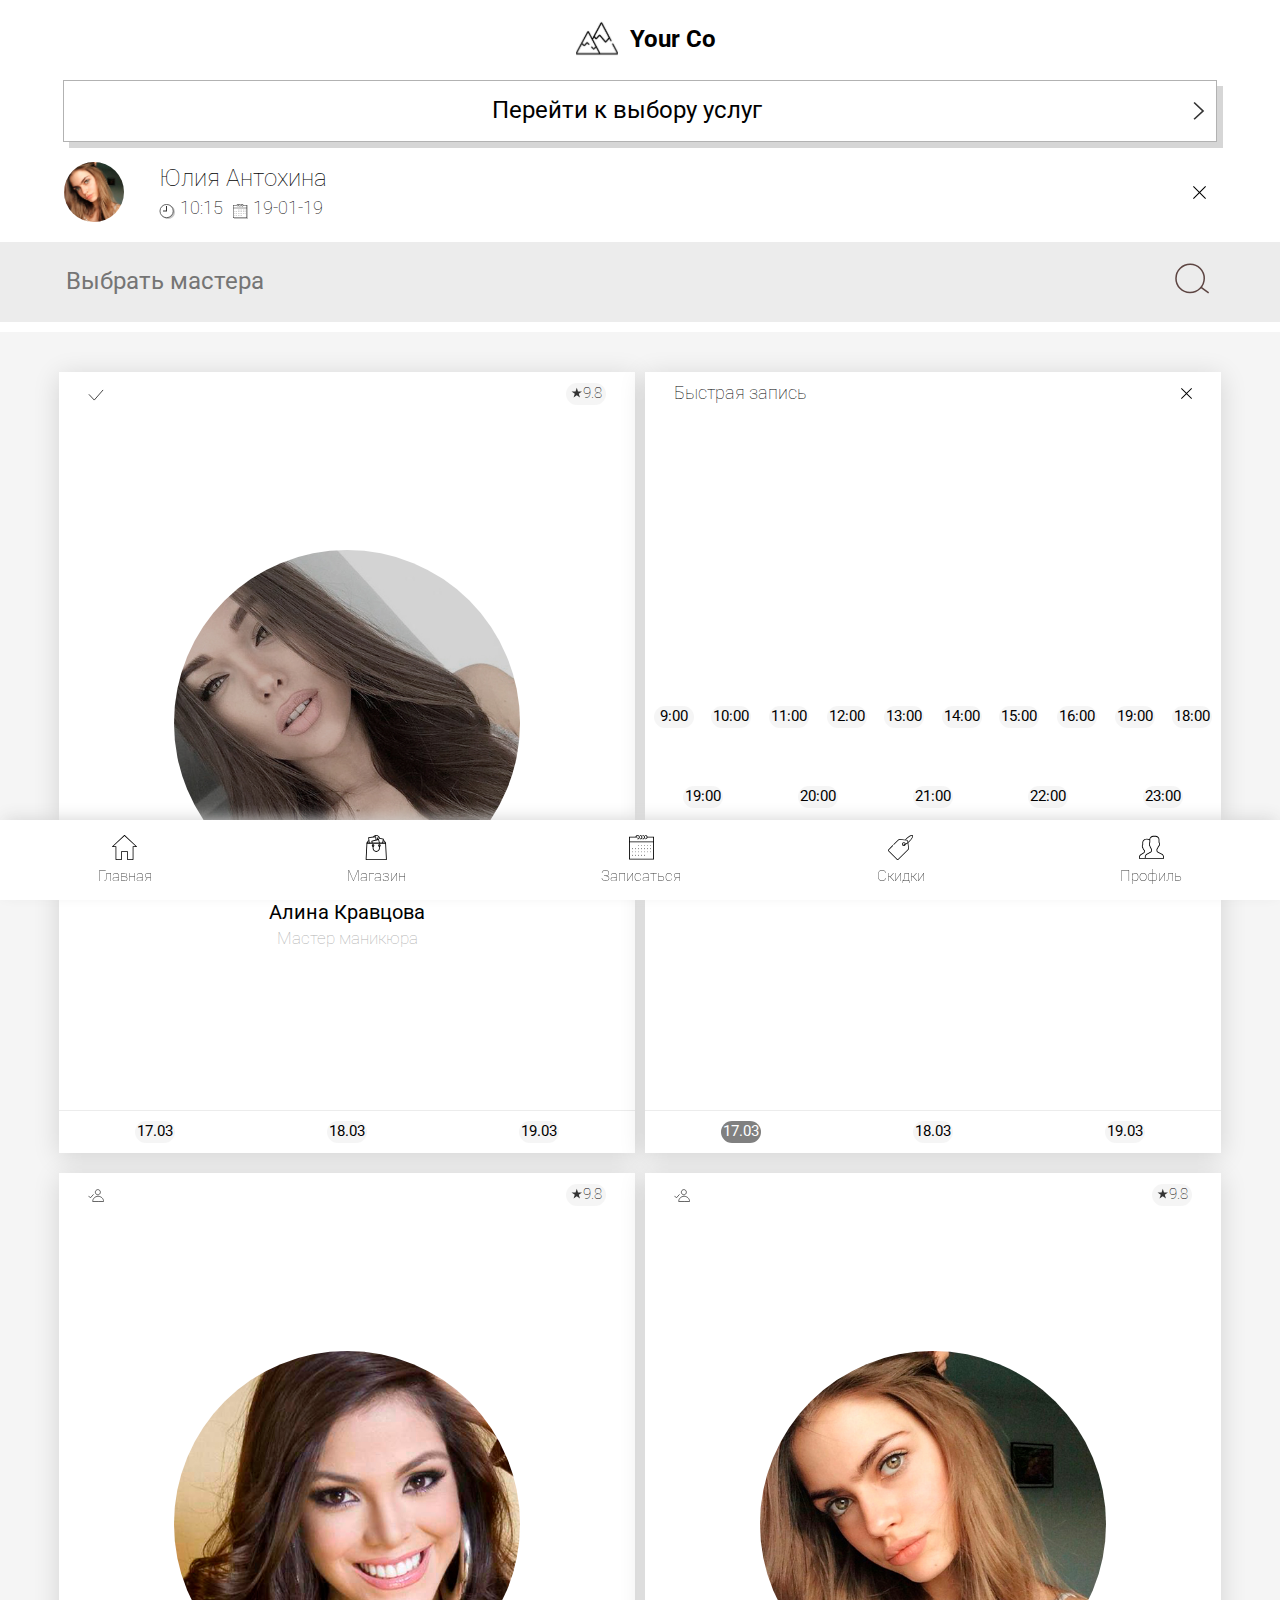
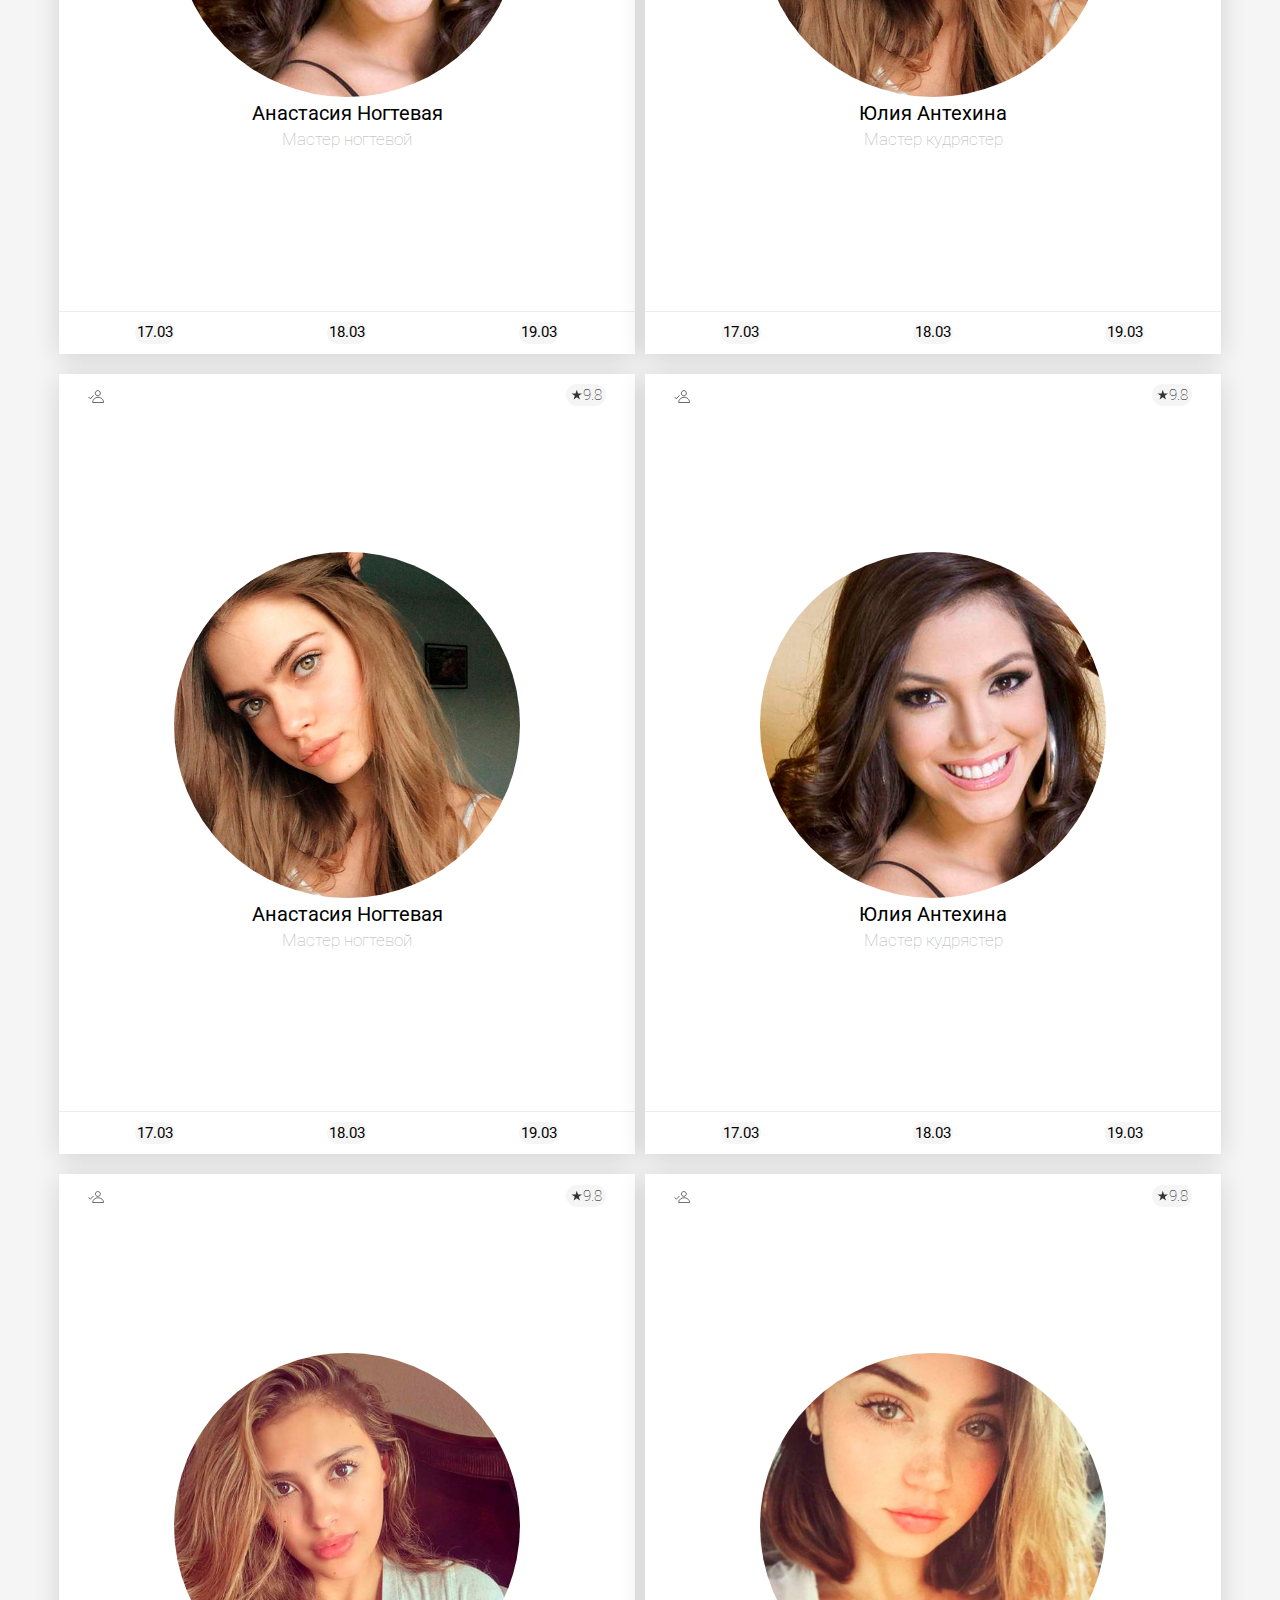
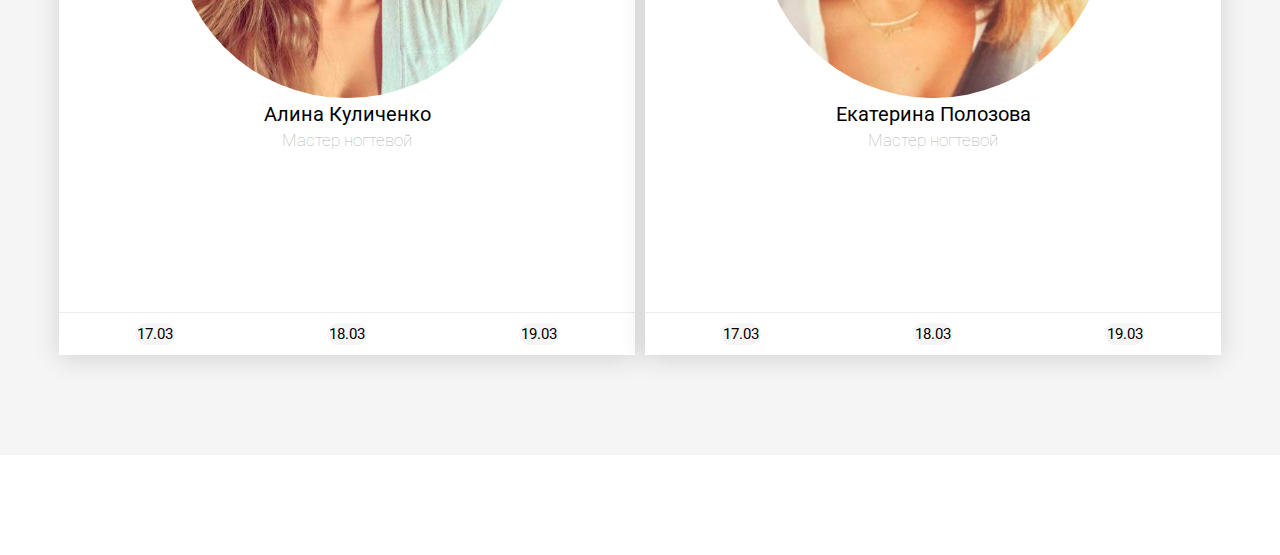
<file: hookclientwidget-2/FirstView6.html>
<!DOCTYPE html>
<html lang="ru">
<head>
    <meta charset="UTF-8">
    <meta name="viewport"
          content="width=device-width, user-scalable=no, initial-scale=1, maximum-scale=2, minimum-scale=1">
    <meta http-equiv="X-UA-Compatible" content="ie=edge">
    <title>Hook client widget</title>
    <link rel="stylesheet" href="css/normalize.css">
    <link href="https://fonts.googleapis.com/css?family=Roboto:300,700|Montserrat:400,600" rel="stylesheet">
    <link rel="stylesheet" href="css/FirstView6.css">
</head>
<body>
<section class="page-master">
    <header class="main-header">
        <h1 class="visually-hidden">Виджет онлайн записи</h1>
        <section class="header-brand">
            <img src="img/logo.svg" alt="Логотип Компании">
            <p>Your Co</p>
        </section>
        <section class="choise-buttons">
            <h2 class="visually-hidden">Кнопки выбора мастера или услуги</h2>
            <ul class="choise-buttons-list">
                <li>
                    <button class="choise-buttons-item active" type="button">Мастера</button>
                </li>
                <li>
                    <button class="choise-buttons-item" type="button">Услуги</button>
                </li>
            </ul>
        </section>
        <section class="master-picked">
            <div class="master-picked-block">
                <h2>
                    Перейти к выбору услуг
                </h2>
                <button>
                    <img src="img/rightarrow.svg" alt="кнопка продолжить - переход к выбору услуг">
                </button>
            </div>
            <div class="master-picked-card">
                <img class="master-avatar" src="img/master3.jpg" alt="фото выбранного мастера">
                <div class="master-picked-card-info">
                    <div class="master-picked-card-quick-info">
                        <p>Юлия Антохина</p>
                        <div class="master-picked-quick-time">
                            <p><img src="img/clock.svg" alt="Иконка часов">10:15</p>
                            <p><img src="img/calendar.svg" alt="Иконка календаря">19-01-19</p>
                        </div>
                    </div>
                    <button>
                        <img src="img/cross.svg" alt="кнопка отмены выбора мастера">
                    </button>
                </div>
            </div>
        </section>
    </header>
    <main class="container">
        <h2 class="visually-hidden">Панель поиска мастера</h2>
        <section class="search-bar">
            <label for="search" class="visually-hidden">Поиск по мастерам</label>
            <form action="" method="get" class="search-input" id="searchform">
                <input name="search" id="search" placeholder="Выбрать мастера" type="text">
                <button type="submit">
                    <img src="img/searchicon.svg" alt="Иконка поиска">
                </button>
            </form>
        </section>
        <h2 class="visually-hidden">Карточки мастеров</h2>
        <section class="master-cards">
            <div class="master-cards-wrapper">
                <div class="master-cards-container">
                    <div class="master-card-topbar">
                        <button><img src="img/accepticon.svg" alt="кнопка выбора мастера"></button>
                        <div class="rating">
                            <img src="img/blackstar.svg" alt="иконка рейтинга">
                            <p>9.8</p>
                        </div>
                    </div>
                    <div class="master-card-info">
                        <img src="img/master2.jpg" alt="фото мастера">
                        <h3>Алина Кравцова</h3>
                        <p>Мастер маникюра</p>
                    </div>
                    <div class="master-card-bottombar">
                        <button>17.03</button>
                        <button>18.03</button>
                        <button>19.03</button>
                    </div>
                </div>
                <div class="master-cards-container">
                    <div class="quick-write-topbar">
                        <p>Быстрая запись</p>
                        <button>
                            <img src="img/cross.svg" alt="кнопка закрытия быстрой записи">
                        </button>
                    </div>
                    <div class="quick-write-dates">
                        <button>9:00</button>
                        <button>10:00</button>
                        <button>11:00</button>
                        <button>12:00</button>
                        <button>13:00</button>
                        <button>14:00</button>
                        <button>15:00</button>
                        <button>16:00</button>
                        <button>19:00</button>
                        <button>18:00</button>
                        <button>19:00</button>
                        <button>20:00</button>
                        <button>21:00</button>
                        <button>22:00</button>
                        <button>23:00</button>
                    </div>
                    <div class="quick-write-bottombar">
                        <button class="gg">17.03</button>
                        <button>18.03</button>
                        <button>19.03</button>
                    </div>
                </div>
                <div class="master-cards-container">
                    <div class="master-card-topbar">
                        <button><img src="img/pickmasterbutton.svg" alt="кнопка выбора мастера"></button>
                        <div class="rating">
                            <img src="img/blackstar.svg" alt="иконка рейтинга">
                            <p>9.8</p>
                        </div>
                    </div>
                    <div class="master-card-info">
                        <img src="img/master4.jpg" alt="фото мастера">
                        <h3>Анастасия Ногтевая</h3>
                        <p>Мастер ногтевой</p>
                    </div>
                    <div class="master-card-bottombar">
                        <button>17.03</button>
                        <button>18.03</button>
                        <button>19.03</button>
                    </div>
                </div>
                <div class="master-cards-container">
                    <div class="master-card-topbar">
                        <button><img src="img/pickmasterbutton.svg" alt="кнопка выбора мастера"></button>
                        <div class="rating">
                            <img src="img/blackstar.svg" alt="иконка рейтинга">
                            <p>9.8</p>
                        </div>
                    </div>
                    <div class="master-card-info">
                        <img src="img/master3.jpg" alt="фото мастера">
                        <h3>Юлия Антехина</h3>
                        <p>Мастер кудрястер</p>
                    </div>
                    <div class="master-card-bottombar">
                        <button>17.03</button>
                        <button>18.03</button>
                        <button>19.03</button>
                    </div>
                </div>
                <div class="master-cards-container">
                    <div class="master-card-topbar">
                        <button><img src="img/pickmasterbutton.svg" alt="кнопка выбора мастера"></button>
                        <div class="rating">
                            <img src="img/blackstar.svg" alt="иконка рейтинга">
                            <p>9.8</p>
                        </div>
                    </div>
                    <div class="master-card-info">
                        <img src="img/master3.jpg" alt="фото мастера">
                        <h3>Анастасия Ногтевая</h3>
                        <p>Мастер ногтевой</p>
                    </div>
                    <div class="master-card-bottombar">
                        <button>17.03</button>
                        <button>18.03</button>
                        <button>19.03</button>
                    </div>
                </div>
                <div class="master-cards-container">
                    <div class="master-card-topbar">
                        <button><img src="img/pickmasterbutton.svg" alt="кнопка выбора мастера"></button>
                        <div class="rating">
                            <img src="img/blackstar.svg" alt="иконка рейтинга">
                            <p>9.8</p>
                        </div>
                    </div>
                    <div class="master-card-info">
                        <img src="img/master4.jpg" alt="фото мастера">
                        <h3>Юлия Антехина</h3>
                        <p>Мастер кудрястер</p>
                    </div>
                    <div class="master-card-bottombar">
                        <button>17.03</button>
                        <button>18.03</button>
                        <button>19.03</button>
                    </div>
                </div>
                <div class="master-cards-container">
                    <div class="master-card-topbar">
                        <button><img src="img/pickmasterbutton.svg" alt="кнопка выбора мастера"></button>
                        <div class="rating">
                            <img src="img/blackstar.svg" alt="иконка рейтинга">
                            <p>9.8</p>
                        </div>
                    </div>
                    <div class="master-card-info">
                        <img src="img/master5.jpg" alt="фото мастера">
                        <h3>Алина Куличенко</h3>
                        <p>Мастер ногтевой</p>
                    </div>
                    <div class="master-card-bottombar">
                        <button>17.03</button>
                        <button>18.03</button>
                        <button>19.03</button>
                    </div>
                </div>
                <div class="master-cards-container">
                    <div class="master-card-topbar">
                        <button><img src="img/pickmasterbutton.svg" alt="кнопка выбора мастера"></button>
                        <div class="rating">
                            <img src="img/blackstar.svg" alt="иконка рейтинга">
                            <p>9.8</p>
                        </div>
                    </div>
                    <div class="master-card-info">
                        <img src="img/master6.jpg" alt="фото мастера">
                        <h3>Екатерина Полозова</h3>
                        <p>Мастер ногтевой</p>
                    </div>
                    <div class="master-card-bottombar">
                        <button>17.03</button>
                        <button>18.03</button>
                        <button>19.03</button>
                    </div>
                </div>
            </div>
        </section>
    </main>
    <footer class="main-footer">
        <nav class="mobileNavbar">
            <ul>
                <li><a href="#"><img src="img/homeicon.svg" alt="иконка главной странцы">Главная</a></li>
                <li><a href="#"><img src="img/bagicon.svg" alt="иконка магазина">Магазин</a></li>
                <li><a href="#"><img src="img/calendaricon.svg" alt="иконка календаря">Записаться</a></li>
                <li><a href="#"><img src="img/saleicon.svg" alt="иконка главной странцы">Скидки</a></li>
                <li><a href="#"><img src="img/profileicon.svg" alt="иконка главной странцы">Профиль</a></li>
            </ul>
        </nav>
    </footer>
</section>
<script src="script.js" type="text/javascript"></script>
</body>
</html>
</file>
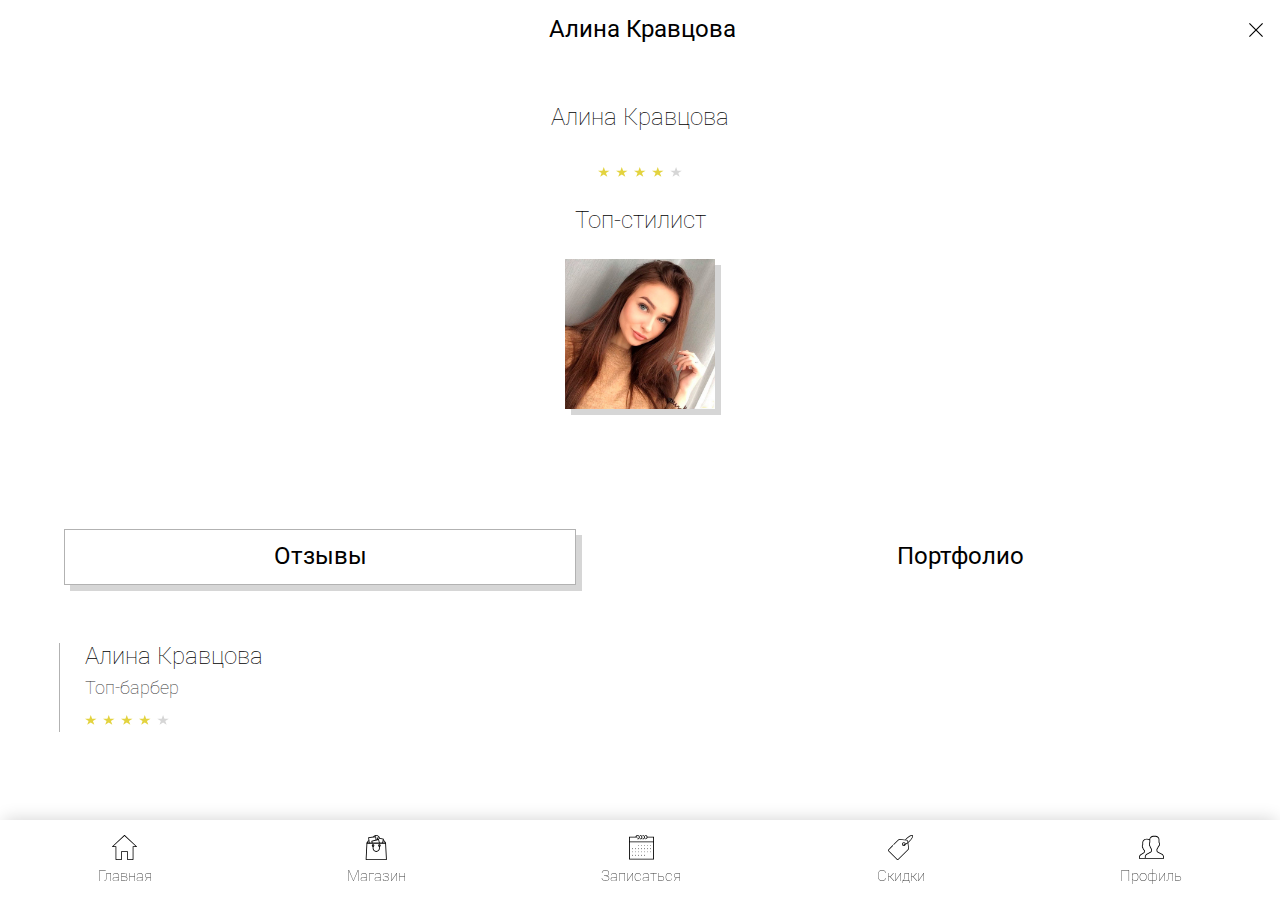
<file: hookclientwidget-2/Profile.html>
<!DOCTYPE html>
<html lang="ru">
<head>
    <meta charset="UTF-8">
    <meta name="viewport"
          content="width=device-width, user-scalable=no, initial-scale=1, maximum-scale=2, minimum-scale=1">
    <meta http-equiv="X-UA-Compatible" content="ie=edge">
    <title>Hook client widget</title>
    <link rel="stylesheet" href="css/normalize.css">
    <link href="https://fonts.googleapis.com/css?family=Roboto:300,700" rel="stylesheet">
    <link rel="stylesheet" href="css/Profile.css">
</head>
<body>
<section class="page-profile">
    <header class="profile-header">
        <h1 class="visually-hidden">Виджет онлайн записи</h1>
        <section class="profile-bar">
            <p>Алина Кравцова</p>
            <button>
                <img src="img/cross.svg" alt="Кнопка закрытия профиля">
            </button>
        </section>
    </header>
    <main class="container">
        <section class="pofile-card-wrapper">
            <div class="profile-card">
                <p>Алина Кравцова</p>
                <div>
                    <img src="img/starfull.svg" alt="Иконка рейтинг мастера">
                    <img src="img/starfull.svg" alt="Иконка рейтинг мастера">
                    <img src="img/starfull.svg" alt="Иконка рейтинг мастера">
                    <img src="img/starfull.svg" alt="Иконка рейтинг мастера">
                    <img src="img/starempty.svg" alt="Иконка рейтинг мастера">
                </div>
                <p>Топ-стилист</p>
                <img class="profile-avatar" src="img/master1.jpg" alt="фото мастера">
            </div>
            <div class="choise-buttons">
                <h2 class="visually-hidden">Кнопки выбора мастера или услуги</h2>
                <ul class="choise-buttons-list">
                    <li>
                        <button class="choise-buttons-item active" type="button">Отзывы</button>
                    </li>
                    <li>
                        <button class="choise-buttons-item" type="button">Портфолио</button>
                    </li>
                </ul>
            </div>
        </section>

        <h2 class="visually-hidden">Карточки мастеров</h2>
        <section class="profile-cards">
            <div class="profile-cards-wrapper">
                <div class="profile-cards-info">
                    <div class="profile-cards-info-avatar">
                        <div class="profile-cards-info-text">
                            <div>
                                <p class="card-list-item-name">Алина Кравцова</p>
                                <p class="card-list-item-specialisation">Топ-барбер</p>
                            </div>
                            <div>
                                <img src="img/starfull.svg" alt="Иконка рейтинг мастера">
                                <img src="img/starfull.svg" alt="Иконка рейтинг мастера">
                                <img src="img/starfull.svg" alt="Иконка рейтинг мастера">
                                <img src="img/starfull.svg" alt="Иконка рейтинг мастера">
                                <img src="img/starempty.svg" alt="Иконка рейтинг мастера">
                            </div>

                        </div>
                    </div>
                </div>
            </div>






        </section>
    </main>
    <footer class="main-footer">
        <nav class="mobileNavbar">
            <ul>
                <li><a href="#"><img src="img/homeicon.svg" alt="иконка главной странцы">Главная</a></li>
                <li><a href="#"><img src="img/bagicon.svg" alt="иконка магазина">Магазин</a></li>
                <li><a href="#"><img src="img/calendaricon.svg" alt="иконка календаря">Записаться</a></li>
                <li><a href="#"><img src="img/saleicon.svg" alt="иконка главной странцы">Скидки</a></li>
                <li><a href="#"><img src="img/profileicon.svg" alt="иконка главной странцы">Профиль</a></li>
            </ul>
        </nav>
    </footer>
</section>
<script src="scriptprofile.js" type="text/javascript"></script>
</body>
</html>
</file>
<file: hookclientwidget-2/css/FirstView.css>
body{
    font-family: 'Roboto', sans-serif;
    font-weight: lighter;
}

.header-brand{
    display: flex;
    justify-content: center;
    align-items: center;
    box-shadow: 0 5px 16px -4px var(--main-shadow-color);
}

.header-brand p{
    font-weight: bold;
}

.dropShadow{
    transition: all ease-in 0.3s;
    box-shadow: 0 5px 16px -4px var(--main-shadow-color);
    z-index: 1000;
}

.choise-cards{
    margin-top: 1vh;
}

.choise-cards-list{
    display: flex;
    flex-direction: column;
    align-items: center;

    padding: 0;
    margin: 0;
    list-style-type: none;
}

.choise-list-item{
    display: flex;
    justify-content: center;
    align-items: center;

    width: 75vw;
    height: 25vh;
    margin: 3vh 0;

    border: 1px solid #000;
    box-shadow:  8px 8px 0 #D6D6D6;
}

.choise-list-item a{
    color: #000;
    text-decoration: none;
}

/* Адптивные шрифты + адаптивные лайн хейты */

p,a{
    font-size: 1rem;
}

/* Адптив для блоков */

@media (min-width: 768px) {
    .choise-list-item{
        width: 60vw;
        height: 30vh;

        box-shadow:  12px 12px 0 #D6D6D6;
    }
}

@media (min-width: 960px) {
    .choise-list-item{
        width: 60vw;
        height: 35vh;

        box-shadow:  16px 16px 0 #D6D6D6;
    }
}

@media (min-width: 1200px) {
    .choise-list-item{
        width: 38vw;
        height: 35vh;

        box-shadow:  16px 16px 0 #D6D6D6;
    }
}
</file>
<file: hookclientwidget-2/css/FirstView4.css>
/*Сниппет для скрытия элементов, но позволяющий получать доступ для сео(например скрывать заголовки которых нет в дизайне)*/

.visually-hidden{
    position: absolute;
    width: 1px;
    height: 1px;
    margin: -1px;
    border: 0;
    padding: 0;
    clip: rect(0 0 0 0);
    overflow: hidden;
}

/*Css Переменные с цветами*/

:root{
    --main-color-white: #fff;
    --main-color-black: #333333;

    --main-color-gray2: #b2b2b2;
    --main-color-gray: #ececec;

    --main-shadow-color: #d6d6d6;
}

body{
    font-family: 'Roboto', sans-serif;
    font-weight: lighter;
}

button{
    border: none;
    background: none;
}

/*Хэдэр*/

.main-header{
    display: flex;
    flex-direction: column;
}

.header-brand{
    display: flex;
    justify-content: center;
    align-items: center;

    position: fixed;
    width: 100vw;
    height: 60px;

    background: white;
    z-index: 99;

    transition: all ease-in 0.3s;
}

.dropShadow{
    transition: all ease-in 0.3s;
    box-shadow: 0 5px 16px -4px var(--main-shadow-color);

    z-index: 1000;
}

.header-brand img{
    width: 35px;
    height: 35px;
}

.header-brand p{
    font-weight: bold;
}

/*Выборанный мастер*/

.master-picked{
    display: flex;
    flex-direction: column;
    justify-content: center;
    align-items: center;
}

.master-avatar{
    width: 60px;
    height: 60px;
}

.master-picked-block{
    display: flex;
    justify-content: center;
    align-items: center;
    width: 90vw;
    height: 40px;
    margin: 80px 0 20px 0;

    border: 1px solid var(--main-color-gray2);
    box-shadow:  4px 4px 0 var(--main-shadow-color);
}

.master-picked-block h2{
    width: 100%;
    margin: 0;

    font-size: 1rem;
    font-weight: normal;
    text-align: center;
    text-transform: uppercase;
}

.master-picked-block button {
    display: flex;
    padding: 0 8px 0 0;
}

.master-picked-block img {
    width: 14px;
    height: 14px;
}

.master-picked-card{
    display: flex;

    width: 90vw;
    height: 60px;
    margin: 0 0 20px 0;

    border: 1px solid var(--main-color-gray2);
    box-shadow:  4px 4px 0 var(--main-shadow-color);
}

.master-picked-card-info{
    display: flex;
    justify-content: space-between;
    align-items: center;
    width: 100%;

    margin: 0 0 0 3%;
}

.master-picked-card-info p{
    margin: 0;

}

.master-picked-card-info button{
    display: flex;
    padding: 0 10px 0 0;
}

.master-picked-card-info button img{
    width: 13px;
    height: 13px;
}

.master-picked-card-quick-info{
    display: flex;
    flex-direction: column;

}

.master-picked-quick-time{
    display: flex;
    align-items: center;
    justify-content: center;
    margin: 5px 0 0 0;
}

.master-picked-quick-time p{
    display: flex;
    align-items: flex-end;

    font-size: 0.75rem;

    margin: 0 10px 0 0;
}

.master-picked-quick-time p img{
    margin: 0 5px 0 0;
}

/*Кнопки выбора (скрыты в данном вью)*/

.choise-buttons{
    margin: 80px 0 25px 0;
    display: none;
}

.choise-buttons-list{
    display: flex;
    justify-content: space-around;

    padding: 0;
    margin: 0;
    list-style-type: none;
}

.choise-buttons-item{
    display: flex;
    justify-content: center;
    align-items: center;

    width: 40vw;
    height: 36px;

    padding: 0;
    margin: 0;

    background: var(--main-color-white);
    border: none;
    outline: none;

    text-transform: uppercase;
}

.choise-buttons-item:active{
    background-color: var(--main-color-black);
    color: var(--main-color-white);
}

.choise-buttons-item:focus{
    border: 1px solid var(--main-color-gray2);
    box-shadow:  4px 4px 0 var(--main-shadow-color);
}

.active{
    border: 1px solid var(--main-color-gray2);
    box-shadow:  4px 4px 0 var(--main-shadow-color);
}

/*Панель поиска мастера*/

.search-bar{
    display: flex;
    justify-content: center;
    align-items: center;

    height: 60px;

    background-color: var(--main-color-gray);
}

.search-input{
    display: flex;
    justify-content: space-between;

    width: 90vw;
}

.search-input input{
    background: none;
    border: none;
}

.choise-bar p{
    font-size: 1rem;

    padding: 0 20px;
}

.choise-bar button{
    padding: 0 20px;
}

.choise-buttons-item{
    font-size: 0.875rem;
}

/*Карточки мастеров*/

.master-picked-block{
    height: 40px;
}

.master-cards{
    margin: 10px 0 70px 0;
}

.card-list-item-addbutton{
    display: flex;
    padding: 0 10px 0 10px;
    border: none;
}

.card-list-item-addbutton img{
    width: 25px;
    height: 25px;
}

.card-list{
    display: flex;
    justify-content: center;

    padding: 0;
    margin: 0;

    list-style-type: none;
}

.card-list-item{
    display: flex;
    flex-direction: column;
    justify-content: center;
    align-items: center;

    border-left: 0.5px solid var(--main-color-gray2);
}

.card-list-item-user{
    display: flex;
    flex-direction: row;
    justify-content: space-between;
    align-items: center;

    width: 90vw;
}

.card-list-item-info{
    display: flex;
    flex-direction: column;

    margin: 0;
}

.card-list-item-avatar{
    width: 65px;
    height: 65px;

    box-shadow: 4px 4px 0 var(--main-shadow-color);
}

.card-list-item-name{
    font-size: 1rem;

    margin: 0;
}

.card-list-item-specialisation{
    margin: 8px 0 5px 0;
    font-size: 0.75rem;

    color: var(--main-color-black);
}

.card-list-item-quickwrite{
    display: flex;
    justify-content: space-between;
    align-items: center;

    width: 90vw;

    margin: 10px 0 0 10px;
}

.card-list-item-quickwrite-headline{
    margin: 0;

    font-size: 0.875rem;
}

.card-list-item-quickwrite-date{
    display: flex;

    padding: 4px 8px;
    margin: 0 5px;

    font-size: 0.75rem;

    border: 1px solid var(--main-color-gray2);
    box-shadow:  3px 3px 0 var(--main-shadow-color);
}

.card-list-item-quickwrite-time{
    display: flex;
    justify-content: space-around;
    align-items: center;

    width: 90vw;
    margin: 20px 0 0 10px;

    transition: all ease-in 0.3s;
}

.card-list-item-quickwrite-time button{
    display: flex;
    padding: 0;
    height: 14px;
}

.card-list-item-quickwrite-time img{
    height: 14px;
}

.qw{
    display: none;
}

.card-list-item-quickwrite-time a{
    font-size: 0.875rem;

    color: var(--main-color-black);
}

.master-cards{
    display: flex;
    justify-content: center;
    align-items: center;
    flex-direction: column;
}

.master-cards-wrapper{
    border-left: 1px solid var(--main-color-gray2);
    margin: 18px 0;
}

.master-cards-info-avatar{
    display: flex;
    align-items: center;
}

.master-cards-info-text{
    margin: 0 0 0 15px;
}

.master-cards-info{
    display: flex;
    justify-content: space-between;
    align-items: center;
    width: 90vw;
    margin: 0 0 0 10px;
}

.card-list-item-quickwrite-dates{
    display: flex;
}

/*Нижнее меню*/

.main-footer{
    display: flex;
    justify-content: center;
    align-items: center;

    background-color: var(--main-color-white);
    width: 100vw;
    height: 55px;
    color: var(--main-color-black);
    position: fixed;
    left: 0;
    bottom: 0;
    z-index: 1000;

    box-shadow: 0 -5px 16px -4px var(--main-shadow-color);
}

.mobileNavbar ul{
    display: flex;
    justify-content: space-around;
    align-items: center;
    width: 100vw;

    list-style-type: none;
    margin: 0;
    padding: 0;
}

.mobileNavbar li{
    display: flex;
    flex-direction: column;
    justify-content: center;

    text-align: center;
    margin: 0;
    width: auto;
}

.mobileNavbar li a{
    display: flex;
    align-items: center;
    flex-direction: column;
    text-decoration: none;

    color: var(--main-color-black);
    font-size: 0.625rem;
    margin: 0;
}

.mobileNavbar li img{
    margin: 0 0 5px 0;
}

/* Адптив для блоков */

@media (min-width: 768px) {

    /* Шрифты */
    html{
        font-size: 24px;
    }

    /* Хэдэр */
    .header-brand{
        height: 80px;
    }
    .header-brand img {
        width: 65px;
        height: 65px;
    }

    /* Кнопки выбора */
    .choise-buttons {
        margin: 120px 0 40px 0;
    }
    .choise-buttons-item{
        height: 56px;
    }
    .choise-buttons-item:focus{
        box-shadow:  6px 6px 0 var(--main-shadow-color);
    }
    .active{
        box-shadow:  6px 6px 0 var(--main-shadow-color);
    }
    .master-picked-block{
        height: 60px;
        box-shadow:  6px 6px 0 var(--main-shadow-color);
    }
    .master-picked-block img {
        width: 18px;
        height: 18px;
    }
    .master-cards{
        margin: 10px 0 100px 0;
    }

    /* Панель поиска */
    .search-bar {
        height: 80px;
    }
    .search-input input{
        width: 60vw;
    }
    .search-input img{
        width: 35px;
        height: 35px;
    }

    /* Карточки мастеров */
    .master-cards-wrapper{
        margin: 20px 0;
    }
    .card-list-item-avatar{
        width: 85px;
        height: 85px;
    }
    .main-footer{
        height: 80px;
    }
    .card-list-item-addbutton img{
        width: 35px;
        height: 35px;
    }
    .mobileNavbar li img{
        margin: 0 0 8px 0;
    }

    .mobileNavbar img{
        width: 25px;
        height: 25px;
    }
}

@media (min-width: 960px) {

}

@media (min-width: 1200px) {

}
</file>
<file: hookclientwidget-2/css/FirstView5.css>
/*Сниппет для скрытия элементов, но позволяющий получать доступ для сео(например скрывать заголовки которых нет в дизайне)*/

.visually-hidden{
    position: absolute;
    width: 1px;
    height: 1px;
    margin: -1px;
    border: 0;
    padding: 0;
    clip: rect(0 0 0 0);
    overflow: hidden;
}

/*Css Переменные с цветами*/

:root{
    --main-color-white: #fff;
    --main-color-black: #333333;

    --main-color-gray2: #b2b2b2;
    --main-color-gray: #ececec;
    --main-color-gray-opacity:rgba(236,236,236,0.5);

    --main-shadow-color: #d6d6d6;
}

body{
    font-family: 'Roboto', sans-serif;
    font-weight: lighter;
}

button{
    border: none;
    background: none;
}

/*Хэдэр*/

.main-header{
    display: flex;
    flex-direction: column;
}

.header-brand{
    display: flex;
    justify-content: center;
    align-items: center;

    position: fixed;
    width: 100vw;
    height: 60px;

    background: white;
    z-index: 99;

    transition: all ease-in 0.3s;
}

.dropShadow{
    transition: all ease-in 0.3s;
    box-shadow: 0 5px 16px -4px var(--main-shadow-color);

    z-index: 1000;
}

.header-brand img{
    width: 35px;
    height: 35px;
}

.header-brand p{
    font-weight: bold;
}

/*Выборанный мастер*/

.master-picked{
    display: none;
    flex-direction: column;
    justify-content: center;
    align-items: center;
}

.master-avatar{
    width: 60px;
    height: 60px;
}

.master-picked-block{
    display: flex;
    justify-content: center;
    align-items: center;
    width: 90vw;
    height: 40px;
    margin: 80px 0 20px 0;

    border: 1px solid var(--main-color-gray2);
    box-shadow:  4px 4px 0 var(--main-shadow-color);
}

.master-picked-block h2{
    width: 100%;
    margin: 0;

    font-size: 1rem;
    font-weight: normal;
    text-align: center;
    text-transform: uppercase;
}

.master-picked-block button {
    display: flex;
    padding: 0 8px 0 0;
}

.master-picked-block img {
    width: 14px;
    height: 14px;
}

.master-picked-card{
    display: flex;

    width: 90vw;
    height: 60px;
    margin: 0 0 20px 0;

    border: 1px solid var(--main-color-gray2);
    box-shadow:  4px 4px 0 var(--main-shadow-color);
}

.master-picked-card-info{
    display: flex;
    justify-content: space-between;
    align-items: center;
    width: 100%;

    margin: 0 0 0 3%;
}

.master-picked-card-info p{
    margin: 0;

}

.master-picked-card-info button{
    display: flex;
    padding: 0 10px 0 0;
}

.master-picked-card-info button img{
    width: 13px;
    height: 13px;
}

.master-picked-card-quick-info{
    display: flex;
    flex-direction: column;

}

.master-picked-quick-time{
    display: flex;
    align-items: center;
    justify-content: center;
    margin: 5px 0 0 0;
}

.master-picked-quick-time p{
    display: flex;

    margin: 0 10px 0 0;
}

.master-picked-quick-time p img{
    margin: 0 5px 0 0;
}

/*Кнопки выбора (скрыты в данном вью)*/

.choise-buttons{
    margin: 80px 0 25px 0;

}

.choise-buttons-list{
    display: flex;
    justify-content: space-around;

    padding: 0;
    margin: 0;
    list-style-type: none;
}

.choise-buttons-item{
    display: flex;
    justify-content: center;
    align-items: center;

    width: 40vw;
    height: 36px;

    padding: 0;
    margin: 0;

    background: var(--main-color-white);
    border: none;
    outline: none;

    text-transform: uppercase;
}

.choise-buttons-item:active{
    background-color: var(--main-color-black);
    color: var(--main-color-white);
}

.choise-buttons-item:focus{
    border: 1px solid var(--main-color-gray2);
    box-shadow:  4px 4px 0 var(--main-shadow-color);
}

.active{
    border: 1px solid var(--main-color-gray2);
    box-shadow:  4px 4px 0 var(--main-shadow-color);
}

/*Панель поиска мастера*/

.search-bar{
    display: flex;
    justify-content: center;
    align-items: center;

    height: 60px;

    background-color: var(--main-color-gray);
}

.search-input{
    display: flex;
    justify-content: space-between;

    width: 90vw;
}

.search-input input{
    background: none;
    border: none;
}

.choise-bar p{
    font-size: 1rem;

    padding: 0 20px;
}

.choise-bar button{
    padding: 0 20px;
}

.choise-buttons-item{
    font-size: 0.875rem;
}

/*Карточки мастеров*/

.master-picked-block{
    height: 40px;
}

.master-cards{
    display: flex;

    padding:10px 0 70px 0;

    background: var(--main-color-gray-opacity);
}

.master-cards-wrapper{
    display: flex;
    justify-content: center;
    flex-wrap: wrap;
}

.master-cards-container{
    display: flex;
    justify-content: space-between;
    flex-direction: column;
    width: 45vw;
    height: 61vw;
    margin: 10px 5px;
    box-shadow: 0 4px 25px 0 rgba(0,0,0,0.14);
    background: var(--main-color-white);
}

.master-card-topbar{
    display: flex;
    justify-content: space-between;
    align-items: center;

    width: 90%;
    margin: 8px auto 0 auto;
}

.master-card-topbar button{
    padding: 0;

}

.master-card-topbar button img{
    width: 16px;

}

.rating{
    display: flex;
    justify-content: center;
    align-items: center;

    width: 40px;
    height: 22px;


    background: var(--main-color-gray-opacity);
    border-radius: 14px;

}

.rating img{
    margin: 0 1px 2px 0;
}

.rating p{
    font-size: 0.625rem;
    margin:0;
}

.master-card-info{
    display: flex;
    justify-content: center;
    align-items: center;
    flex-direction: column;
}

.master-card-info img{
    width: 40%;
    height: auto;
    border-radius: 50%;

    margin: -10px 0 0 0;
}

.master-card-info h3{
    font-size: 0.8125rem;
    line-height: 18px;
    font-weight: normal;
    margin: 8px 5px 8px 5px;

    text-align: center;
}

.master-card-info p{
    font-size: 0.6875rem;
    margin: 0 5px 8px 5px;

    text-align: center;

    color: var(--main-color-gray2);
}


.master-card-bottombar{
    display: flex;
    justify-content: space-around;
    align-items: center;

    margin: 0;

    border-top: 1px solid var(--main-color-gray);
}

.master-card-bottombar button{
    display: flex;
    justify-content: center;
    align-items: center;

    width: 40px;
    height: 22px;

    font-size: 0.625rem;

    padding: 0 5px;
    margin: 10px 0;

    background: var(--main-color-gray-opacity);
    border-radius: 14px;
}

.mycontainer{
    box-sizing: border-box;
    white-space: nowrap;
    position: absolute;
    overflow-x: hidden;
    display: none;
    background: white;
    bottom: 0;
}

.innerLiner{
}

.quick-write-top {

    display: inline-block;
    vertical-align: top;
    /*display: none;*/
    z-index: 100;
    /*position: absolute;*/
    background: white;
    bottom: 0;
    /*width: 168.75px;*/
    height: 100%;
    box-sizing: border-box;
}


.quick-write-top:nth-child(2) {
    margin-left: -3px;
}

.quick-write-top:nth-child(3) {
    margin-left: -4px;
}


.master-card-top {
    display: block;
   /* z-index: 50;*/
    position: absolute;
}

.card-top {
    position: relative;
}


.quick-write-topbar{
    display:flex;
    justify-content: space-between;
    align-items: center;

    width: 90%;

    margin: 11px auto 6px auto;
}

.quick-write-topbar p{
    font-size: 0.75rem;
    margin: 0;
}


.quick-write-topbar button{
    display: flex;
    padding: 0;

}

.quick-write-topbar button img{
    height: 11px;
}


.gg{
    background: grey !important;
    color: white;
}



.quick-write-dates{
    display: flex;
    flex-wrap: wrap;
    justify-content: space-around;
    align-items: center;

    height: 120px;

    overflow: auto;
}

.quick-write-dates p{
    font-size: 0.75rem;
    margin: 0 0 0 8px;
}


.quick-write-dates button{
    display: flex;
    justify-content: center;
    align-items: center;

    width: 40px;
    height: 22px;

    font-size: 0.625rem;

    padding: 0 5px;
    margin: 0 4px 8px 4px;;

    background: var(--main-color-gray-opacity);
    border-radius: 14px;
}

.quick-write-dates button img{
    height: 12px;
}

.quick-write-bottombar{
    display: flex;
    justify-content: space-around;
    align-items: center;

    margin: 0;

    border-top: 1px solid var(--main-color-gray);
}

.quick-write-bottombar button{
    display: flex;
    justify-content: center;
    align-items: center;

    width: 40px;
    height: 22px;

    font-size: 0.625rem;

    padding: 0 5px;
    margin: 10px 4px;

    background: var(--main-color-gray-opacity);
    border-radius: 14px;
}


/*Нижнее меню*/

.main-footer{
    display: flex;
    justify-content: center;
    align-items: center;

    background-color: var(--main-color-white);
    width: 100vw;
    height: 55px;
    color: var(--main-color-black);
    position: fixed;
    left: 0;
    bottom: 0;
    z-index: 1000;

    box-shadow: 0 -5px 16px -4px var(--main-shadow-color);
}

.mobileNavbar ul{
    display: flex;
    justify-content: space-around;
    align-items: center;
    width: 100vw;

    list-style-type: none;
    margin: 0;
    padding: 0;
}

.mobileNavbar li{
    display: flex;
    flex-direction: column;
    justify-content: center;

    text-align: center;
    margin: 0;
    width: auto;
}

.mobileNavbar li a{
    display: flex;
    align-items: center;
    flex-direction: column;
    text-decoration: none;

    color: var(--main-color-black);
    font-size: 0.625rem;
    margin: 0;
}

.mobileNavbar li img{
    margin: 0 0 5px 0;
}

/* Адптив для блоков */





@media(min-width: 375px){
    .master-card-info img{
        width: 55%;
    }

    .quick-write-dates {
        height: 140px;
    }

    .quick-write-dates button{
        margin: 0 8px 6px 8px;
    }
}


@media(min-width: 400px){
    .master-card-info img{
        width: 60%;
    }

    .quick-write-dates {
        height: 160px;
    }

    .quick-write-dates button{
        margin: 0 8px 6px 8px;
    }
}









@media (min-width: 768px) {

    /* Шрифты */
    html{
        font-size: 24px;
    }

    /* Хэдэр */
    .header-brand{
        height: 80px;
    }
    .header-brand img {
        width: 65px;
        height: 65px;
    }

    /* Кнопки выбора */
    .choise-buttons {
        margin: 120px 0 40px 0;
    }
    .choise-buttons-item{
        height: 56px;
    }
    .choise-buttons-item:focus{
        box-shadow:  6px 6px 0 var(--main-shadow-color);
    }
    .active{
        box-shadow:  6px 6px 0 var(--main-shadow-color);
    }
    .master-picked-block{
        height: 60px;
        box-shadow:  6px 6px 0 var(--main-shadow-color);
    }
    .master-picked-block img {
        width: 18px;
        height: 18px;
    }
    .master-cards{
        margin: 10px 0 100px 0;
    }

    /* Панель поиска */
    .search-bar {
        height: 80px;
    }
    .search-input input{
        width: 60vw;
    }
    .search-input img{
        width: 35px;
        height: 35px;
    }

    /* Карточки мастеров */
    .master-cards-wrapper{
        margin: 20px 0;
    }
    .card-list-item-avatar{
        width: 85px;
        height: 85px;
    }
    .main-footer{
        height: 80px;
    }
    .card-list-item-addbutton img{
        width: 35px;
        height: 35px;
    }
    .mobileNavbar li img{
        margin: 0 0 8px 0;
    }

    .mobileNavbar img{
        width: 25px;
        height: 25px;
    }
}

@media (min-width: 960px) {

}

@media (min-width: 1200px) {

}


/*внутри какого блока*/
.ripple-parent {
position: relative;
overflow: hidden;
display: inline-block;
}
/*нажав на какой блок*/
.ripple {
display: block;
position: relative;
}
.ink {
display: block;
position: absolute;
background: var(--main-color-gray);
border-radius: 100%;
transform: scale(0);
}
.ink.animate {
animation: ripple 0.65s linear;
}
</file>
<file: hookclientwidget-2/css/FirstView6.css>
/*Сниппет для скрытия элементов, но позволяющий получать доступ для сео(например скрывать заголовки которых нет в дизайне)*/

.visually-hidden{
    position: absolute;
    width: 1px;
    height: 1px;
    margin: -1px;
    border: 0;
    padding: 0;
    clip: rect(0 0 0 0);
    overflow: hidden;
}

/*Css Переменные с цветами*/

:root{
    --main-color-white: #fff;
    --main-color-black: #333333;

    --main-color-gray2: #b2b2b2;
    --main-color-gray: #ececec;
    --main-color-gray-opacity:rgba(236,236,236,0.5);

    --main-shadow-color: #d6d6d6;
}

body{
    font-family: 'Roboto', sans-serif;
    font-weight: lighter;
}

button{
    border: none;
    background: none;
}

/*Хэдэр*/

.main-header{
    display: flex;
    flex-direction: column;
}

.header-brand{
    display: flex;
    justify-content: center;
    align-items: center;

    position: fixed;
    width: 100vw;
    height: 60px;

    background: white;
    z-index: 99;

    transition: all ease-in 0.3s;
}

.dropShadow{
    transition: all ease-in 0.3s;
    box-shadow: 0 5px 16px -4px var(--main-shadow-color);

    z-index: 1000;
}

.header-brand img{
    width: 35px;
    height: 35px;
}

.header-brand p{
    font-weight: bold;
}

/*Выборанный мастер*/

.master-picked{
    display: flex;
    flex-direction: column;
    justify-content: center;
    align-items: center;
}

.master-avatar{
    width: 60px;
    height: auto;
    border-radius: 50%;
}

.master-picked-block{
    display: flex;
    justify-content: center;
    align-items: center;
    width: 90vw;
    height: 40px;
    margin: 80px 0 20px 0;

    border: 1px solid var(--main-color-gray2);
    box-shadow:  4px 4px 0 var(--main-shadow-color);
}

.master-picked-block h2{
    width: 100%;
    margin: 0;

    font-size: 1rem;
    font-weight: normal;
    text-align: center;

}

.master-picked-block button {
    display: flex;
    padding: 0 8px 0 0;
}

.master-picked-block img {
    width: 14px;
    height: 14px;
}

.master-picked-card{
    display: flex;

    width: 90vw;
    height: 60px;
    margin: 0 0 20px 0;

    /*border: 1px solid var(--main-color-gray2);
    box-shadow:  4px 4px 0 var(--main-shadow-color);*/
}

.master-picked-card-info{
    display: flex;
    justify-content: space-between;
    align-items: center;
    width: 100%;

    margin: 0 0 0 3%;
}

.master-picked-card-info p{
    margin: 0;

}

.master-picked-card-info button{
    display: flex;
    padding: 0 10px 0 0;
}

.master-picked-card-info button img{
    width: 13px;
    height: 13px;
}

.master-picked-card-quick-info{
    display: flex;
    flex-direction: column;

}

.master-picked-quick-time{
    display: flex;
    align-items: center;
    justify-content: center;
    margin: 5px 0 0 0;
}

.master-picked-quick-time p{
    display: flex;
    align-items: flex-end;

    font-size: 0.75rem;

    margin: 0 10px 0 0;
}

.master-picked-quick-time p img{
    margin: 0 5px 0 0;
}
/*Кнопки выбора (скрыты в данном вью)*/

.choise-buttons{
    margin: 80px 0 25px 0;
    display: none;

}

.choise-buttons-list{
    display: flex;
    justify-content: space-around;

    padding: 0;
    margin: 0;
    list-style-type: none;
}

.choise-buttons-item{
    display: flex;
    justify-content: center;
    align-items: center;

    width: 40vw;
    height: 36px;

    padding: 0;
    margin: 0;

    background: var(--main-color-white);
    border: none;
    outline: none;

    text-transform: uppercase;
}

.choise-buttons-item:active{
    background-color: var(--main-color-black);
    color: var(--main-color-white);
}

.choise-buttons-item:focus{
    border: 1px solid var(--main-color-gray2);
    box-shadow:  4px 4px 0 var(--main-shadow-color);
}

.active{
    border: 1px solid var(--main-color-gray2);
    box-shadow:  4px 4px 0 var(--main-shadow-color);
}

/*Панель поиска мастера*/

.search-bar{
    display: flex;
    justify-content: center;
    align-items: center;

    height: 60px;

    background-color: var(--main-color-gray);
}

.search-input{
    display: flex;
    justify-content: space-between;

    width: 90vw;
}

.search-input input{
    background: none;
    border: none;
}

.choise-bar p{
    font-size: 1rem;

    padding: 0 20px;
}

.choise-bar button{
    padding: 0 20px;
}

.choise-buttons-item{
    font-size: 0.875rem;
}

/*Карточки мастеров*/

.master-picked-block{
    height: 40px;
}

.master-cards{
    display: flex;

    padding:10px 0 70px 0;

    background: var(--main-color-gray-opacity);
}

.master-cards-wrapper{
    display: flex;
    justify-content: center;
    flex-wrap: wrap;
}

.master-cards-container{
    display: flex;
    justify-content: space-between;
    flex-direction: column;
    width: 45vw;
    height: 61vw;
    margin: 10px 5px;

    box-shadow: 0 4px 25px 0 rgba(0,0,0,0.14);
    background: var(--main-color-white);
}

.master-card-topbar{
    display: flex;
    justify-content: space-between;
    align-items: center;

    width: 90%;
    margin: 8px auto 0 auto;
}

.master-card-topbar button{
    padding: 0;

}

.master-card-topbar button img{
    width: 16px;

}

.rating{
    display: flex;
    justify-content: center;
    align-items: center;

    width: 40px;
    height: 22px;


    background: var(--main-color-gray-opacity);
    border-radius: 14px;

}

.rating img{
    margin: 0 1px 2px 0;
}

.rating p{
    font-size: 0.625rem;
    margin:0;
}

.master-card-info{
    display: flex;
    justify-content: center;
    align-items: center;
    flex-direction: column;
}

.master-card-info img{
    width: 40%;
    height: auto;
    border-radius: 50%;

    margin: -10px 0 0 0;
}

.master-card-info h3{
    font-size: 0.8125rem;
    line-height: 18px;
    font-weight: normal;
    margin: 8px 5px 8px 5px;

    text-align: center;
}

.master-card-info p{
    font-size: 0.6875rem;
    margin: 0 5px 8px 5px;

    text-align: center;

    color: var(--main-color-gray2);
}


.master-card-bottombar{
    display: flex;
    justify-content: space-around;
    align-items: center;

    margin: 0;

    border-top: 1px solid var(--main-color-gray);
}

.master-card-bottombar button{
    display: flex;
    justify-content: center;
    align-items: center;

    width: 40px;
    height: 22px;

    font-size: 0.625rem;

    padding: 0 5px;
    margin: 10px 0;

    background: var(--main-color-gray-opacity);
    border-radius: 14px;
}













.quick-write-topbar{
    display:flex;
    justify-content: space-between;
    align-items: center;

    width: 90%;

    margin: 11px auto 6px auto;
}

.quick-write-topbar p{
    font-size: 0.75rem;
    margin: 0;
}


.quick-write-topbar button{
    display: flex;
    padding: 0;

}

.quick-write-topbar button img{
    height: 11px;
}


.gg{
    background: grey !important;
    color: white;
}



.quick-write-dates{
    display: flex;
    flex-wrap: wrap;
    justify-content: space-around;
    align-items: center;

    height: 120px;

    overflow: auto;
}

.quick-write-dates p{
    font-size: 0.75rem;
    margin: 0 0 0 8px;
}


.quick-write-dates button{
    display: flex;
    justify-content: center;
    align-items: center;

    width: 40px;
    height: 22px;

    font-size: 0.625rem;

    padding: 0 5px;
    margin: 0 4px 8px 4px;;

    background: var(--main-color-gray-opacity);
    border-radius: 14px;
}

.quick-write-dates button img{
    height: 12px;
}

.quick-write-bottombar{
    display: flex;
    justify-content: space-around;
    align-items: center;

    margin: 0;

    border-top: 1px solid var(--main-color-gray);
}

.quick-write-bottombar button{
    display: flex;
    justify-content: center;
    align-items: center;

    width: 40px;
    height: 22px;

    font-size: 0.625rem;

    padding: 0 5px;
    margin: 10px 4px;

    background: var(--main-color-gray-opacity);
    border-radius: 14px;
}


/*Нижнее меню*/

.main-footer{
    display: flex;
    justify-content: center;
    align-items: center;

    background-color: var(--main-color-white);
    width: 100vw;
    height: 55px;
    color: var(--main-color-black);
    position: fixed;
    left: 0;
    bottom: 0;
    z-index: 1000;

    box-shadow: 0 -5px 16px -4px var(--main-shadow-color);
}

.mobileNavbar ul{
    display: flex;
    justify-content: space-around;
    align-items: center;
    width: 100vw;

    list-style-type: none;
    margin: 0;
    padding: 0;
}

.mobileNavbar li{
    display: flex;
    flex-direction: column;
    justify-content: center;

    text-align: center;
    margin: 0;
    width: auto;
}

.mobileNavbar li a{
    display: flex;
    align-items: center;
    flex-direction: column;
    text-decoration: none;

    color: var(--main-color-black);
    font-size: 0.625rem;
    margin: 0;
}

.mobileNavbar li img{
    margin: 0 0 5px 0;
}

/* Адптив для блоков */





@media(min-width: 375px){
    .master-card-info img{
        width: 55%;
    }

    .quick-write-dates {
        height: 140px;
    }

    .quick-write-dates button{
        margin: 0 8px 6px 8px;
    }
}


@media(min-width: 400px){
    .master-card-info img{
        width: 60%;
    }

    .quick-write-dates {
        height: 160px;
    }

    .quick-write-dates button{
        margin: 0 8px 6px 8px;
    }
}









@media (min-width: 768px) {

    /* Шрифты */
    html{
        font-size: 24px;
    }

    /* Хэдэр */
    .header-brand{
        height: 80px;
    }
    .header-brand img {
        width: 65px;
        height: 65px;
    }

    /* Кнопки выбора */
    .choise-buttons {
        margin: 120px 0 40px 0;
    }
    .choise-buttons-item{
        height: 56px;
    }
    .choise-buttons-item:focus{
        box-shadow:  6px 6px 0 var(--main-shadow-color);
    }
    .active{
        box-shadow:  6px 6px 0 var(--main-shadow-color);
    }
    .master-picked-block{
        height: 60px;
        box-shadow:  6px 6px 0 var(--main-shadow-color);
    }
    .master-picked-block img {
        width: 18px;
        height: 18px;
    }
    .master-cards{
        margin: 10px 0 100px 0;
    }

    /* Панель поиска */
    .search-bar {
        height: 80px;
    }
    .search-input input{
        width: 60vw;
    }
    .search-input img{
        width: 35px;
        height: 35px;
    }

    /* Карточки мастеров */
    .master-cards-wrapper{
        margin: 20px 0;
    }
    .card-list-item-avatar{
        width: 85px;
        height: 85px;
    }
    .main-footer{
        height: 80px;
    }
    .card-list-item-addbutton img{
        width: 35px;
        height: 35px;
    }
    .mobileNavbar li img{
        margin: 0 0 8px 0;
    }

    .mobileNavbar img{
        width: 25px;
        height: 25px;
    }
}

@media (min-width: 960px) {

}

@media (min-width: 1200px) {

}
</file>
<file: hookclientwidget-2/css/Profile.css>
/*Сниппет для скрытия элементов, но позволяющий получать доступ для сео(например скрывать заголовки которых нет в дизайне)*/

.visually-hidden{
    position: absolute;
    width: 1px;
    height: 1px;
    margin: -1px;
    border: 0;
    padding: 0;
    clip: rect(0 0 0 0);
    overflow: hidden;
}

/*Css Переменные с цветами*/

:root{
    --main-color-white: #fff;
    --main-color-black: #333333;

    --main-color-gray2: #b2b2b2;
    --main-color-gray: #ececec;

    --main-shadow-color: #d6d6d6;
}


body{
    font-family: 'Roboto', sans-serif;
    font-weight: lighter;
}

button{
    border: none;
    background: none;
}

/*Хэдэр*/

.profile-header{
    display: flex;
    flex-direction: column;
}

.profile-bar{
    display: flex;
    justify-content: center;
    align-items: center;

    position: fixed;
    width: 100vw;
    height: 60px;

    background: white;
    z-index: 99;

    transition: all ease-in 0.3s;
}

.dropShadow{
    transition: all ease-in 0.3s;
    box-shadow: 0 5px 16px -4px var(--main-shadow-color);

    z-index: 1000;
}

.profile-bar button{
    display: flex;
    align-items: center;
    padding: 0 15px 0 0;
}

.profile-bar img{
    width: 14px;
    height: auto;
    justify-self: flex-end;
}

.profile-bar p{
    font-weight: normal;
    margin: 0 -34px 0 0;
    width: 100%;
    text-align: center;
}




.container{
    padding: 80px 0 0 0;
}


.profile-card{
    display: flex;
    flex-direction: column;
    justify-content: center;
    align-items: center;

    margin: 0 0 40px 0;
}

.profile-avatar{
    width: 150px;
    height: auto;

    box-shadow:  6px 6px 0 var(--main-shadow-color);

}

/*Кнопки выбора*/

.choise-buttons{
    margin: 0 0 25px 0;
}

.choise-buttons-list{
    display: flex;
    justify-content: space-around;

    padding: 0;
    margin: 0;
    list-style-type: none;
}

.choise-buttons-item{
    display: flex;
    justify-content: center;
    align-items: center;

    width: 40vw;
    height: 36px;

    padding: 0;
    margin: 0;

    background: var(--main-color-white);
    border: none;
    outline: none;

}

.choise-buttons-item:active{
    background-color: var(--main-color-black);
    color: var(--main-color-white);
}

.choise-buttons-item:focus{
    border: 1px solid var(--main-color-gray2);
    box-shadow:  4px 4px 0 var(--main-shadow-color);
}

.active{
    border: 1px solid var(--main-color-gray2);
    box-shadow:  4px 4px 0 var(--main-shadow-color);
}



/*Карточки мастеров*/

.profile-cards{
    margin: 10px 0 70px 0;
}

.card-list-item-addbutton{
    display: flex;
    padding: 0 10px 0 10px;
    border: none;
}

.card-list-item-addbutton img{
    width: 25px;
    height: 25px;
}

.card-list{
    display: flex;
    justify-content: center;

    padding: 0;
    margin: 0;

    list-style-type: none;
}

.card-list-item{
    display: flex;
    flex-direction: column;
    justify-content: center;
    align-items: center;

    border-left: 0.5px solid var(--main-color-gray2);
}

.card-list-item-user{
    display: flex;
    flex-direction: row;
    justify-content: space-between;
    align-items: center;

    width: 90vw;
}

.card-list-item-info{
    display: flex;
    flex-direction: column;

    margin: 0;
}

.card-list-item-avatar{
    width: 65px;
    height: 65px;

    box-shadow: 4px 4px 0 var(--main-shadow-color);
}

.card-list-item-name{
    font-size: 1rem;

    margin: 0;
}

.card-list-item-specialisation{
    margin: 8px 0 5px 0;
    font-size: 0.75rem;

    color: var(--main-color-black);
}



.profile-cards{
    display: flex;
    justify-content: center;
    align-items: center;
    flex-direction: column;
}

.profile-cards-wrapper{
    border-left: 1px solid var(--main-color-gray2);
    margin: 18px 0;
}

.profile-cards-info-avatar{
    display: flex;
    align-items: center;
}

.profile-cards-info-text{
    margin: 0 0 0 15px;
}

.profile-cards-info{
    display: flex;
    justify-content: space-between;
    align-items: center;
    width: 90vw;
    margin: 0 0 0 10px;
}

.card-list-item-quickwrite-dates{
    display: flex;
}

/*Нижнее меню*/

.main-footer{
    display: flex;
    justify-content: center;
    align-items: center;

    background-color: var(--main-color-white);
    width: 100vw;
    height: 55px;
    color: var(--main-color-black);
    position: fixed;
    left: 0;
    bottom: 0;
    z-index: 1000;

    box-shadow: 0 -5px 16px -4px var(--main-shadow-color);
}

.mobileNavbar ul{
    display: flex;
    justify-content: space-around;
    align-items: center;
    width: 100vw;

    list-style-type: none;
    margin: 0;
    padding: 0;
}

.mobileNavbar li{
    display: flex;
    flex-direction: column;
    justify-content: center;

    text-align: center;
    margin: 0;
    width: auto;
}

.mobileNavbar li a{
    display: flex;
    align-items: center;
    flex-direction: column;
    text-decoration: none;

    color: var(--main-color-black);
    font-size: 0.625rem;
    margin: 0;
}

.mobileNavbar li img{
    margin: 0 0 5px 0;
}

/* Адптив для блоков */

@media (min-width: 768px) {

    /* Шрифты */

    html{
        font-size: 24px;
    }

    /* Хэдэр */

    .header-brand{
        height: 80px;
    }
    .header-brand img {
        width: 65px;
        height: 65px;
    }

    /* Кнопки выбора */

    .choise-buttons {
        margin: 120px 0 40px 0;
    }
    .choise-buttons-item{
        height: 56px;
    }
    .choise-buttons-item:focus{
        box-shadow:  6px 6px 0 var(--main-shadow-color);
    }
    .active{
        box-shadow:  6px 6px 0 var(--main-shadow-color);
    }

    .master-cards{
        margin: 10px 0 100px 0;
    }

    /* Панель поиска */

    .search-bar {
        height: 80px;
    }
    .search-input input{
        width: 60vw;
    }
    .search-input img{
        width: 35px;
        height: 35px;
    }

    /* Карточки мастеров */

    .master-cards-wrapper{
        margin: 20px 0;
    }
    .card-list-item-avatar{
        width: 85px;
        height: 85px;
    }
    .main-footer{
        height: 80px;
    }
    .card-list-item-addbutton img{
        width: 35px;
        height: 35px;
    }
    .mobileNavbar li img{
        margin: 0 0 8px 0;
    }

    .mobileNavbar img{
        width: 25px;
        height: 25px;
    }

}

@media (min-width: 960px) {

}

@media (min-width: 1200px) {

}
</file>
<file: hookclientwidget-2/css/FirstView3.css>
/*Сниппет для скрытия элементов, но позволяющий получать доступ для сео(например скрывать заголовки которых нет в дизайне)*/

.visually-hidden{
    position: absolute;
    width: 1px;
    height: 1px;
    margin: -1px;
    border: 0;
    padding: 0;
    clip: rect(0 0 0 0);
    overflow: hidden;
}

/*Css Переменные с цветами*/

:root{
    --main-color-white: #fff;
    --main-color-black: #333333;

    --main-color-gray2: #b2b2b2;
    --main-color-gray: #ececec;

    --main-shadow-color: #d6d6d6;
}

body{
    font-family: 'Roboto', sans-serif;
    font-weight: lighter;
}

button{
    border: none;
    background: none;
}

/*Хэдэр*/

.main-header{
    display: flex;
    flex-direction: column;
}

.header-brand{
    display: flex;
    justify-content: center;
    align-items: center;

    position: fixed;
    width: 100vw;
    height: 60px;

    background: white;
    z-index: 99;

    transition: all ease-in 0.3s;
}

.dropShadow{
    transition: all ease-in 0.3s;
    box-shadow: 0 5px 16px -4px var(--main-shadow-color);

    z-index: 1000;
}

.header-brand img{
    width: 35px;
    height: 35px;
}

.header-brand p{
    font-weight: bold;
}

/*Выборанный мастер*/

.master-picked{
    display: flex;
    flex-direction: column;
    justify-content: center;
    align-items: center;
}

.master-avatar{
    width: 60px;
    height: 60px;
}

.master-picked-block{
    display: flex;
    justify-content: center;
    align-items: center;
    width: 90vw;
    height: 40px;
    margin: 80px 0 20px 0;

    border: 1px solid var(--main-color-gray2);
    box-shadow:  4px 4px 0 var(--main-shadow-color);
}

.master-picked-block h2{
    width: 100%;
    margin: 0;

    font-size: 1rem;
    font-weight: normal;
    text-align: center;
    text-transform: uppercase;
}

.master-picked-block button {
    display: flex;
    padding: 0 8px 0 0;
}

.master-picked-block img {
    width: 14px;
    height: 14px;
}

.master-picked-card{
    display: flex;

    width: 90vw;
    height: 60px;
    margin: 0 0 20px 0;

    border: 1px solid var(--main-color-gray2);
    box-shadow:  4px 4px 0 var(--main-shadow-color);
}

.master-picked-card-info{
    display: flex;
    justify-content: space-between;
    align-items: center;
    width: 100%;

    margin: 0 0 0 3%;
}

.master-picked-card-info p{
    margin: 0;

}

.master-picked-card-info button{
    display: flex;
    padding: 0 10px 0 0;
}

.master-picked-card-info button img{
    width: 13px;
    height: 13px;
}

/*Кнопки выбора (скрыты в данном вью)*/

.choise-buttons{
    margin: 80px 0 25px 0;
    display: none;
}

.choise-buttons-list{
    display: flex;
    justify-content: space-around;

    padding: 0;
    margin: 0;
    list-style-type: none;
}

.choise-buttons-item{
    display: flex;
    justify-content: center;
    align-items: center;

    width: 40vw;
    height: 36px;

    padding: 0;
    margin: 0;

    background: var(--main-color-white);
    border: none;
    outline: none;

    text-transform: uppercase;
}

.choise-buttons-item:active{
    background-color: var(--main-color-black);
    color: var(--main-color-white);
}

.choise-buttons-item:focus{
    border: 1px solid var(--main-color-gray2);
    box-shadow:  4px 4px 0 var(--main-shadow-color);
}

.active{
    border: 1px solid var(--main-color-gray2);
    box-shadow:  4px 4px 0 var(--main-shadow-color);
}

/*Панель поиска мастера*/

.search-bar{
    display: flex;
    justify-content: center;
    align-items: center;

    height: 60px;

    background-color: var(--main-color-gray);
}

.search-input{
    display: flex;
    justify-content: space-between;

    width: 90vw;
}

.search-input input{
    background: none;
    border: none;
}

.choise-bar p{
    font-size: 1rem;

    padding: 0 20px;
}

.choise-bar button{
    padding: 0 20px;
}

.choise-buttons-item{
    font-size: 0.875rem;
}

/*Карточки мастеров*/

.master-picked-block{
    height: 40px;
}

.master-cards{
    margin: 10px 0 70px 0;
}

.card-list-item-addbutton{
    display: flex;
    padding: 0 10px 0 10px;
    border: none;
}

.card-list-item-addbutton img{
    width: 20px;

}

.card-list{
    display: flex;
    justify-content: center;

    padding: 0;
    margin: 0;

    list-style-type: none;
}

.card-list-item{
    display: flex;
    flex-direction: column;
    justify-content: center;
    align-items: center;

    border-left: 0.5px solid var(--main-color-gray2);
}

.card-list-item-user{
    display: flex;
    flex-direction: row;
    justify-content: space-between;
    align-items: center;

    width: 90vw;
}

.card-list-item-info{
    display: flex;
    flex-direction: column;

    margin: 0;
}

.card-list-item-avatar{
    width: 65px;
    height: 65px;

    box-shadow: 4px 4px 0 var(--main-shadow-color);
}

.card-list-item-name{
    font-size: 1rem;

    margin: 0;
}

.card-list-item-specialisation{
    margin: 8px 0 5px 0;
    font-size: 0.75rem;

    color: var(--main-color-black);
}

.card-list-item-quickwrite{
    display: flex;
    justify-content: space-between;
    align-items: center;

    width: 90vw;

    margin: 10px 0 0 10px;
}

.card-list-item-quickwrite-headline{
    margin: 0;

    font-size: 0.875rem;
}

.card-list-item-quickwrite-date{
    display: flex;

    padding: 4px 8px;
    margin: 0 5px;

    font-size: 0.75rem;

    border: 1px solid var(--main-color-gray2);
    box-shadow:  3px 3px 0 var(--main-shadow-color);
}

.card-list-item-quickwrite-time{
    display: flex;
    justify-content: space-around;
    align-items: center;

    width: 90vw;
    margin: 20px 0 0 10px;

    transition: all ease-in 0.3s;
}

.card-list-item-quickwrite-time button{
    display: flex;
    padding: 0;
    height: 14px;
}

.card-list-item-quickwrite-time img{
    height: 14px;
}

.qw{
    display: none;
}

.card-list-item-quickwrite-time a{
    font-size: 0.875rem;

    color: var(--main-color-black);
}

.master-cards{
    display: flex;
    justify-content: center;
    align-items: center;
    flex-direction: column;
}

.master-cards-wrapper{
    border-left: 1px solid var(--main-color-gray2);
    margin: 18px 0;
}

.master-cards-info-avatar{
    display: flex;
    align-items: center;
}

.master-cards-info-text{
    margin: 0 0 0 15px;
}

.master-cards-info{
    display: flex;
    justify-content: space-between;
    align-items: center;
    width: 90vw;
    margin: 0 0 0 10px;
}

.card-list-item-quickwrite-dates{
    display: flex;
}

/*Нижнее меню*/

.main-footer{
    display: flex;
    justify-content: center;
    align-items: center;

    background-color: var(--main-color-white);
    width: 100vw;
    height: 55px;
    color: var(--main-color-black);
    position: fixed;
    left: 0;
    bottom: 0;
    z-index: 1000;

    box-shadow: 0 -5px 16px -4px var(--main-shadow-color);
}

.mobileNavbar ul{
    display: flex;
    justify-content: space-around;
    align-items: center;
    width: 100vw;

    list-style-type: none;
    margin: 0;
    padding: 0;
}

.mobileNavbar li{
    display: flex;
    flex-direction: column;
    justify-content: center;

    text-align: center;
    margin: 0;
    width: auto;
}

.mobileNavbar li a{
    display: flex;
    align-items: center;
    flex-direction: column;
    text-decoration: none;

    color: var(--main-color-black);
    font-size: 0.625rem;
    margin: 0;
}

.mobileNavbar li img{
    margin: 0 0 5px 0;
}

/* Адптив для блоков */

@media (min-width: 768px) {

    /* Шрифты */
    html{
        font-size: 24px;
    }

    /* Хэдэр */
    .header-brand{
        height: 80px;
    }
    .header-brand img {
        width: 65px;
        height: 65px;
    }

    /* Кнопки выбора */
    .choise-buttons {
        margin: 120px 0 40px 0;
    }
    .choise-buttons-item{
        height: 56px;
    }
    .choise-buttons-item:focus{
        box-shadow:  6px 6px 0 var(--main-shadow-color);
    }
    .active{
        box-shadow:  6px 6px 0 var(--main-shadow-color);
    }
    .master-picked-block{
        height: 60px;
        box-shadow:  6px 6px 0 var(--main-shadow-color);
    }
    .master-picked-block img {
        width: 18px;
        height: 18px;
    }
    .master-cards{
        margin: 10px 0 100px 0;
    }

    /* Панель поиска */
    .search-bar {
        height: 80px;
    }
    .search-input input{
        width: 60vw;
    }
    .search-input img{
        width: 35px;
        height: 35px;
    }

    /* Карточки мастеров */
    .master-cards-wrapper{
        margin: 20px 0;
    }
    .card-list-item-avatar{
        width: 85px;
        height: 85px;
    }
    .main-footer{
        height: 80px;
    }
    .card-list-item-addbutton img{
        width: 35px;
        height: 35px;
    }
    .mobileNavbar li img{
        margin: 0 0 8px 0;
    }

    .mobileNavbar img{
        width: 25px;
        height: 25px;
    }
}

@media (min-width: 960px) {

}

@media (min-width: 1200px) {

}
</file>
